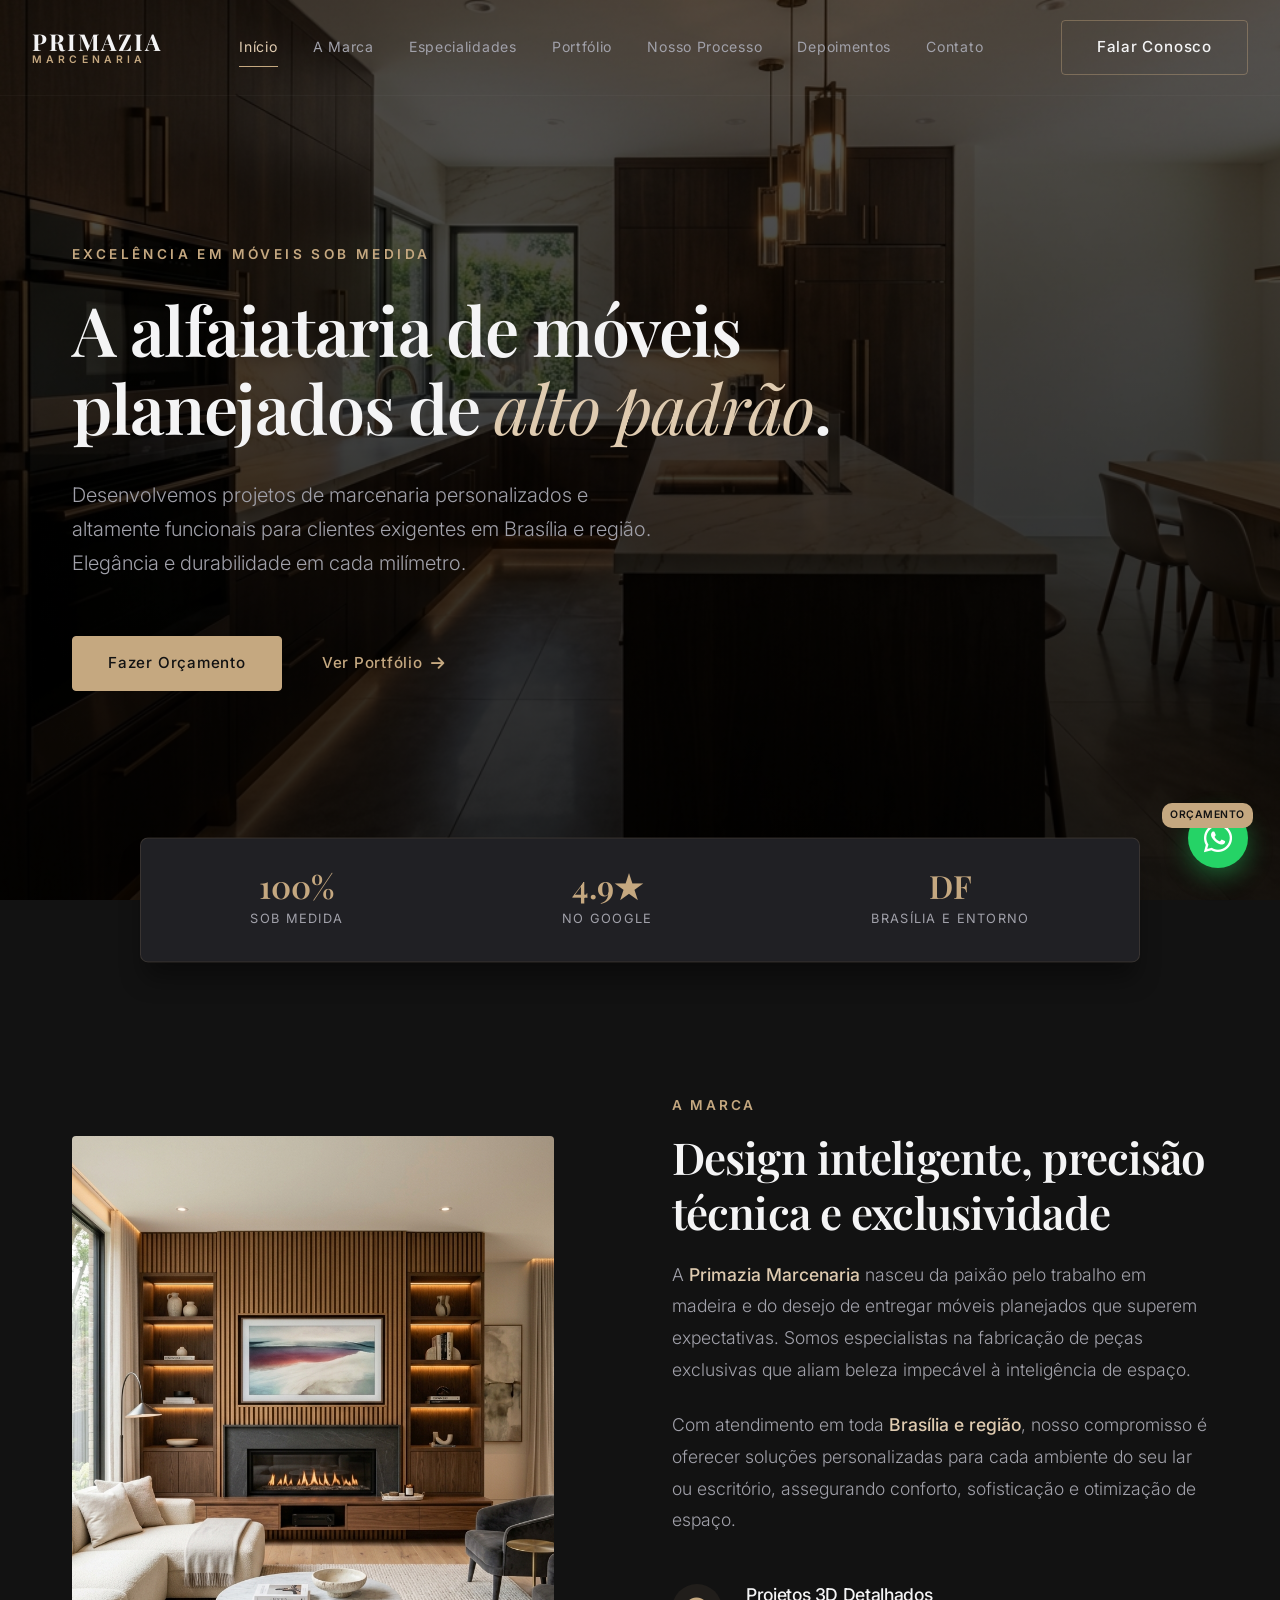
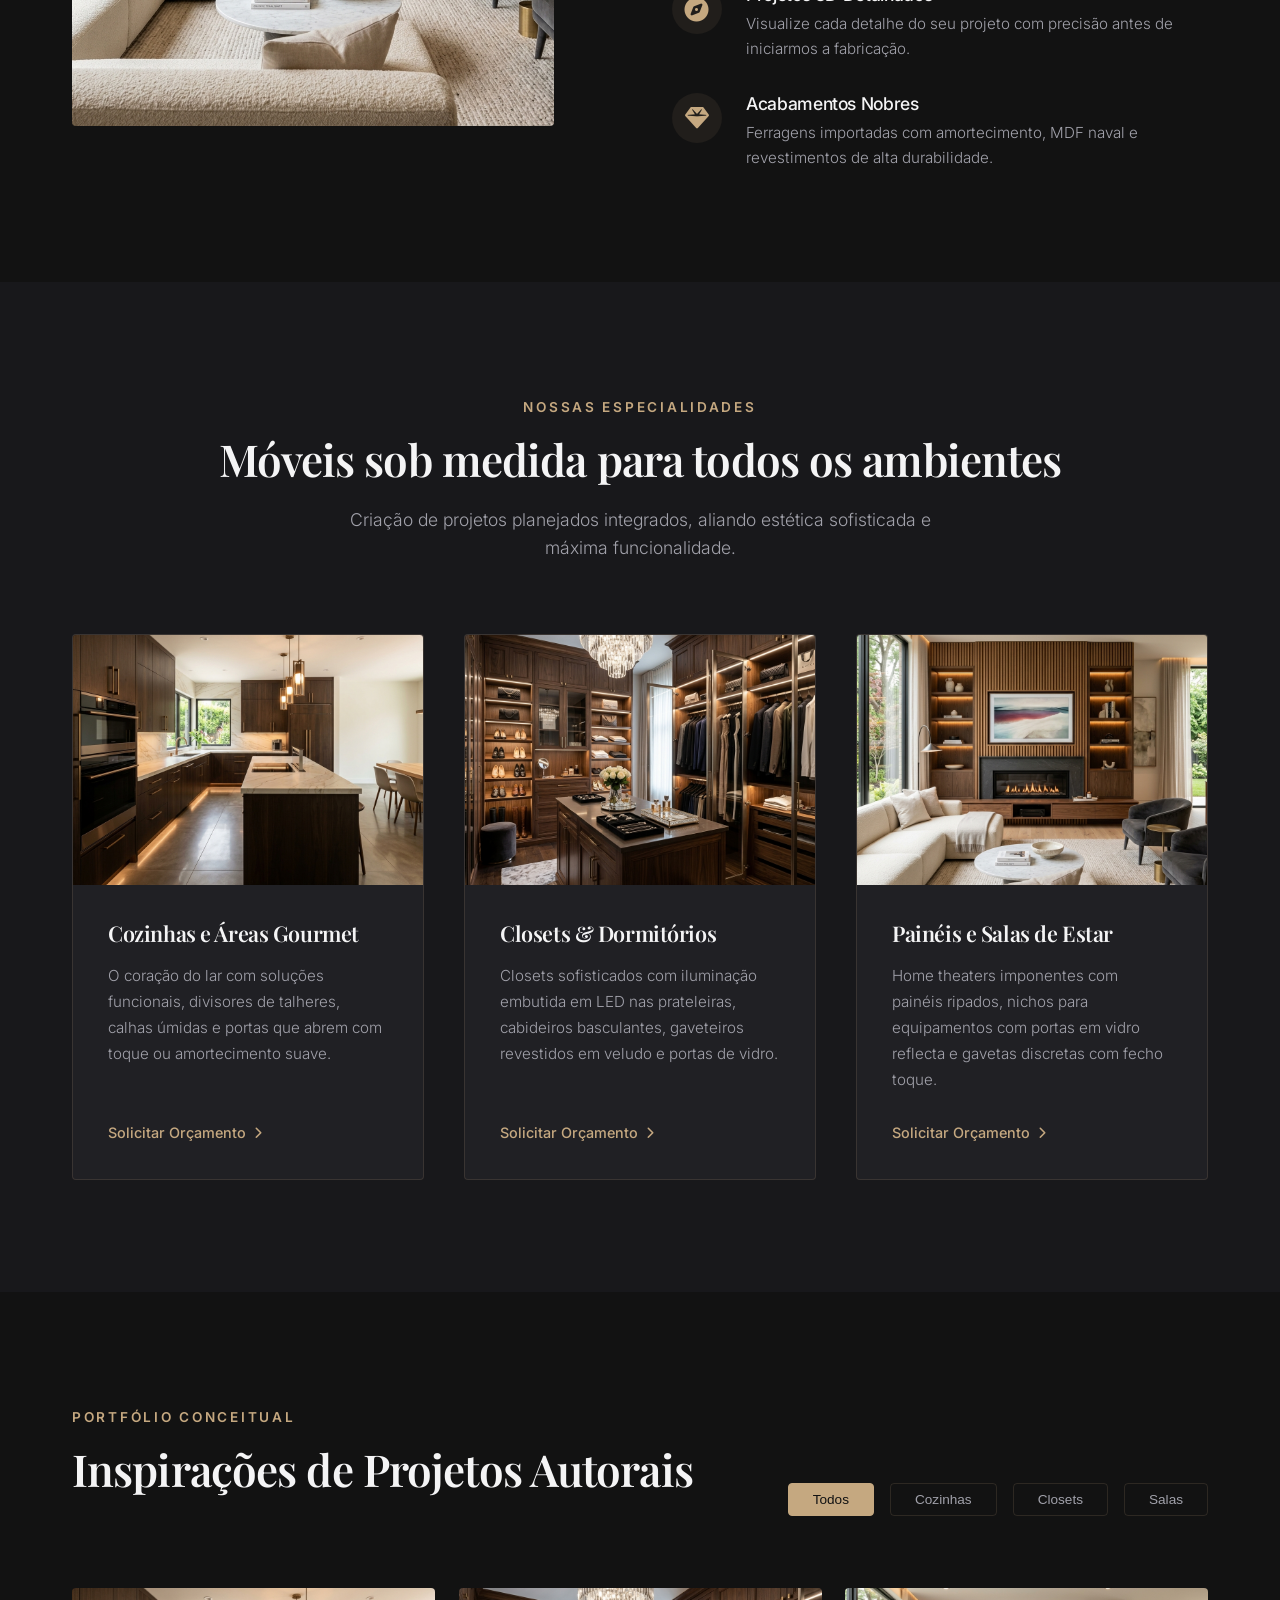
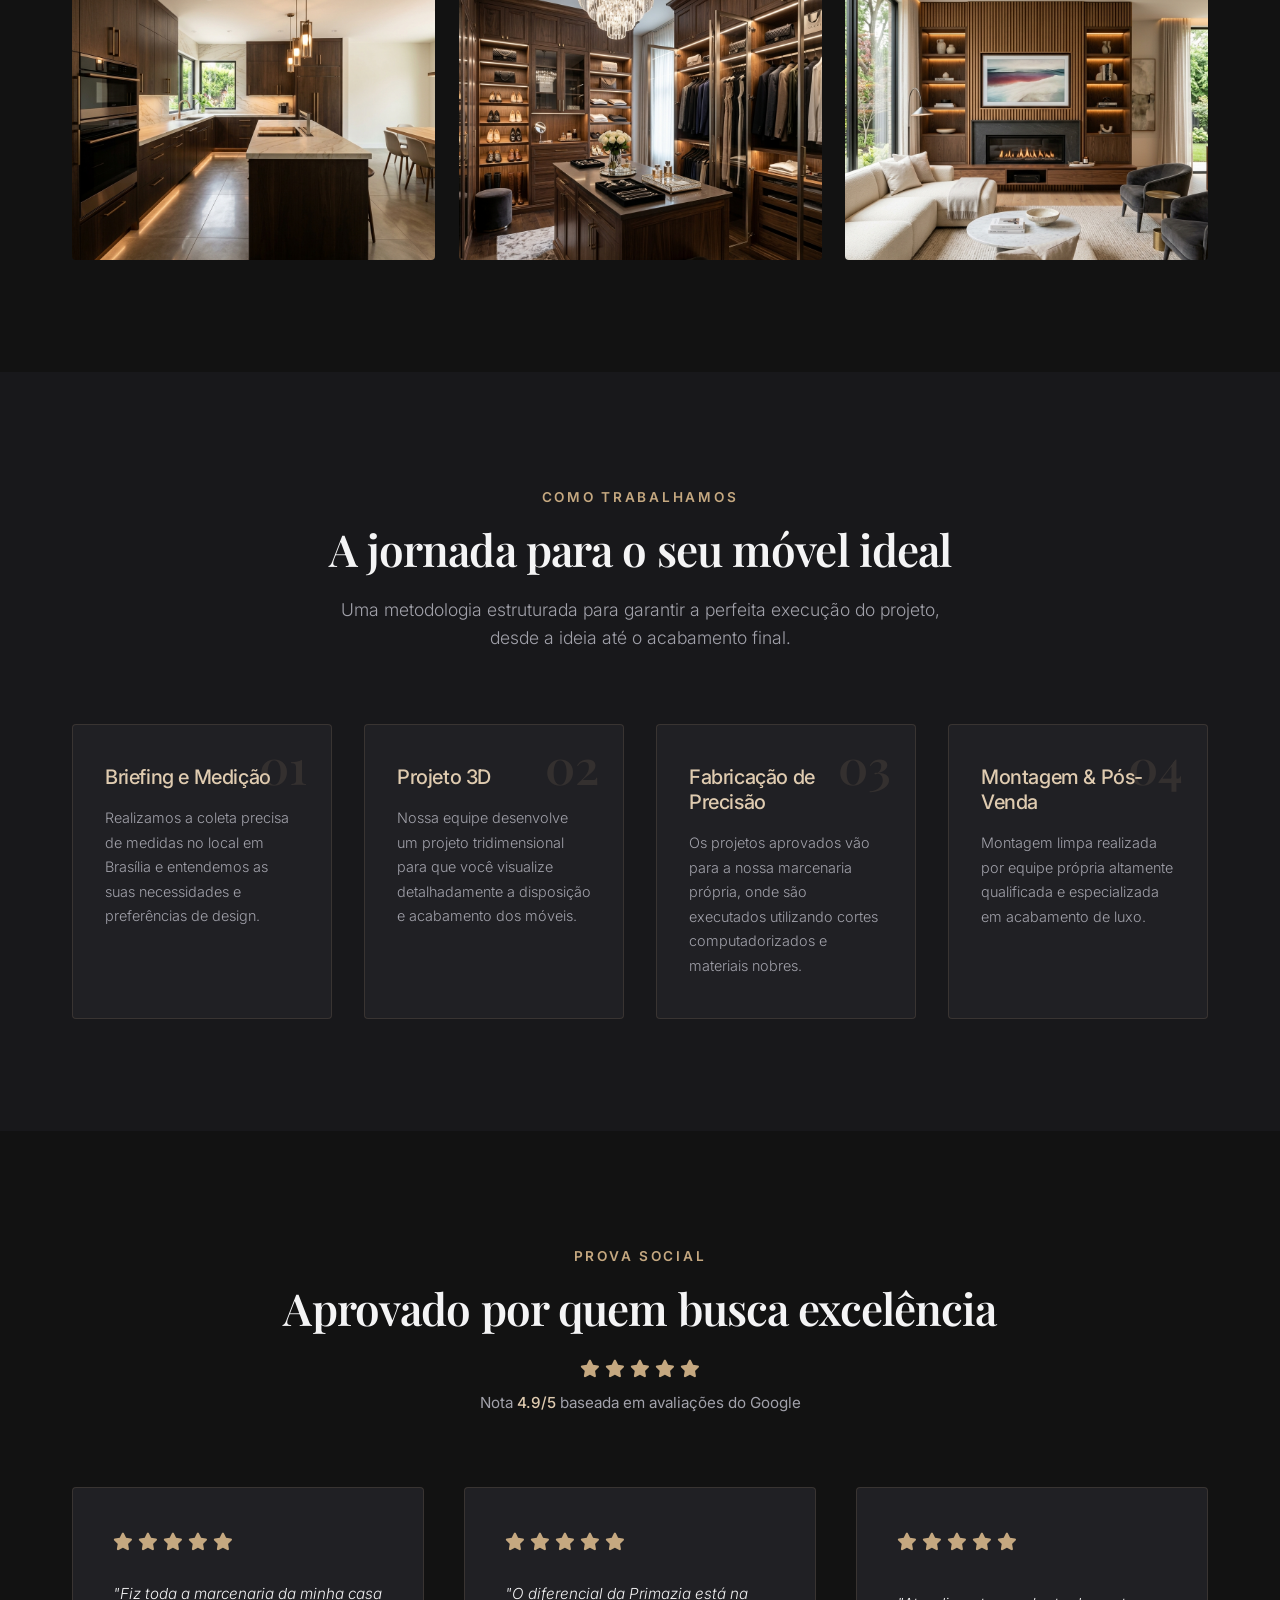
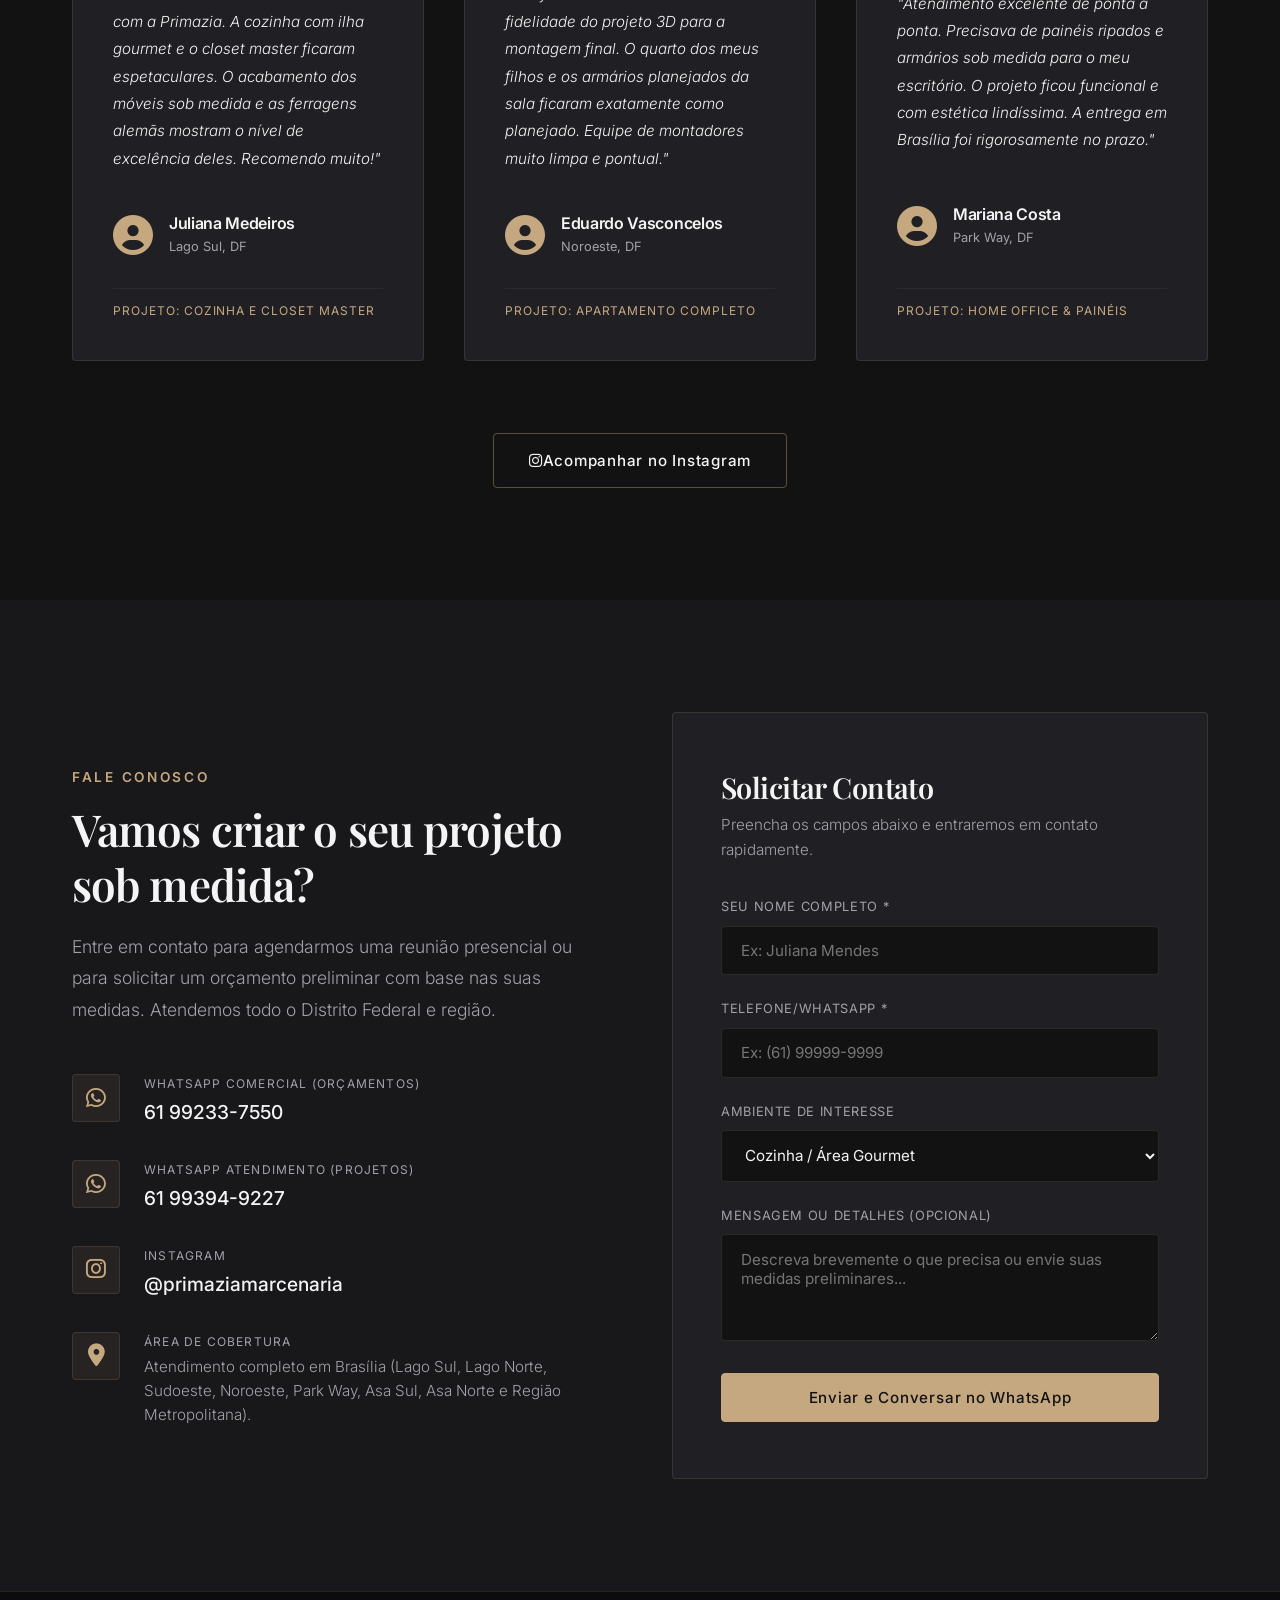
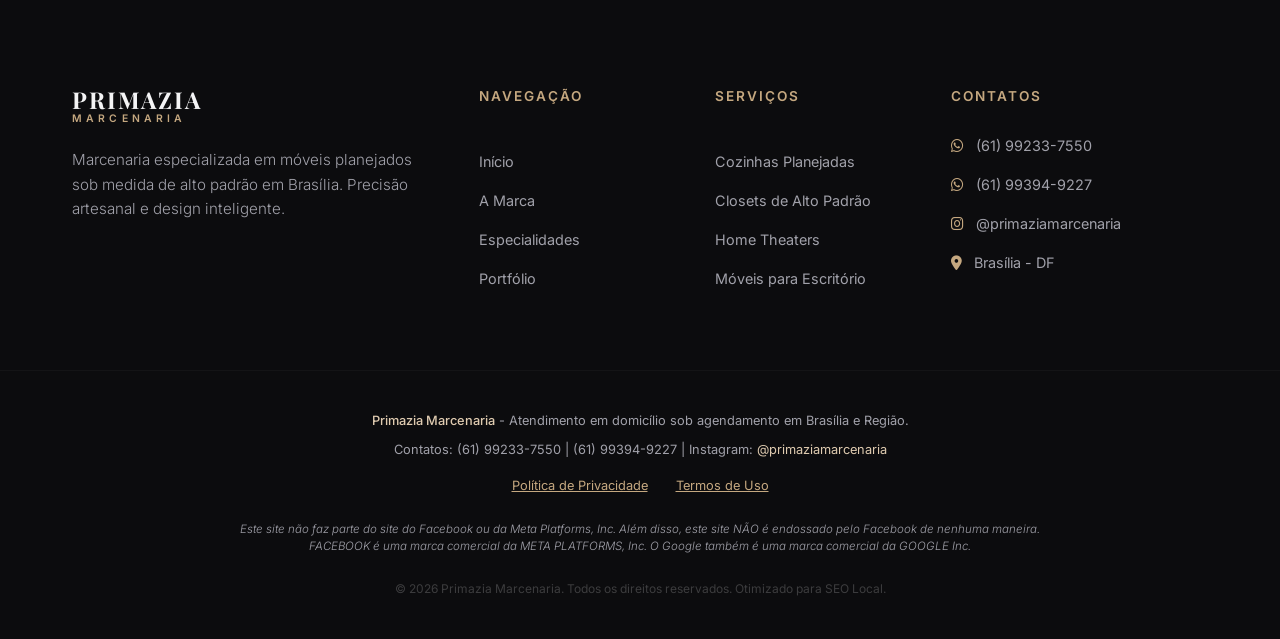
<file: index.html>
<!DOCTYPE html>
<html lang="pt-BR">
<head>
    <meta charset="UTF-8">
    <meta name="viewport" content="width=device-width, initial-scale=1.0">
    <title>Primazia Marcenaria | Móveis sob Medida de Alto Padrão em Brasília</title>
    <meta name="description" content="Primazia Marcenaria: Móveis planejados e sob medida de altíssimo padrão em Brasília e região. Cozinhas gourmet, closets de luxo e projetos personalizados de excelência.">
    <meta name="keywords" content="marcenaria de alto padrao brasilia, moveis sob medida brasilia, cozinhas planejadas df, closets de luxo brasilia, moveis planejados brasilia, marcenaria de luxo df">
    <meta name="robots" content="index, follow">
    <link rel="canonical" href="https://primaziamarcenaria.com.br">
    
    <!-- Open Graph (Facebook/Instagram/WhatsApp) -->
    <meta property="og:type" content="website">
    <meta property="og:title" content="Primazia Marcenaria | Móveis sob Medida de Alto Padrão em Brasília">
    <meta property="og:description" content="Projetos de móveis sob medida e planejados exclusivos de alto padrão para quem busca sofisticação e precisão técnica em Brasília.">
    <meta property="og:image" content="assets/hero_kitchen.png">
    <meta property="og:url" content="https://primaziamarcenaria.com.br">
    
    <!-- Google Fonts -->
    <link rel="preconnect" href="https://fonts.googleapis.com">
    <link rel="preconnect" href="https://fonts.gstatic.com" crossorigin>
    <link href="https://fonts.googleapis.com/css2?family=Inter:wght@300;400;500;600&family=Playfair+Display:ital,wght@0,400;0,600;0,700;1,400&display=swap" rel="stylesheet">
    
    <!-- FontAwesome para Ícones -->
    <link rel="stylesheet" href="https://cdnjs.cloudflare.com/ajax/libs/font-awesome/6.4.0/css/all.min.css">
    
    <!-- Estilos do Site -->
    <link rel="stylesheet" href="style.css">
    
    <!-- Favicon -->
    <link rel="icon" type="image/png" href="assets/favicon.png">
    
    <!-- Dados Estruturados Schema.org para SEO Local (Google Rich Snippets) -->
    <script type="application/ld+json">
    {
      "@context": "https://schema.org",
      "@type": "HomeAndConstructionBusiness",
      "name": "Primazia Marcenaria",
      "image": "assets/hero_kitchen.png",
      "@id": "https://primaziamarcenaria.com.br",
      "url": "https://primaziamarcenaria.com.br",
      "telephone": "+5561992337550",
      "address": {
        "@type": "PostalAddress",
        "streetAddress": "Área Metropolitana",
        "addressLocality": "Brasília",
        "addressRegion": "DF",
        "addressCountry": "BR"
      },
      "geo": {
        "@type": "GeoCoordinates",
        "latitude": "-15.7942",
        "longitude": "-47.8822"
      },
      "openingHoursSpecification": {
        "@type": "OpeningHoursSpecification",
        "dayOfWeek": [
          "Monday",
          "Tuesday",
          "Wednesday",
          "Thursday",
          "Friday",
          "Saturday"
        ],
        "opens": "08:00",
        "closes": "18:00"
      },
      "sameAs": [
        "https://www.instagram.com/primaziamarcenaria"
      ],
      "aggregateRating": {
        "@type": "AggregateRating",
        "ratingValue": "4.9",
        "reviewCount": "28"
      }
    }
    </script>
</head>
<body>

    <!-- Cabeçalho (Navegação) -->
    <header class="header">
        <div class="header-container">
            <a href="#" class="logo" id="logoLink">
                <span class="logo-main">PRIMAZIA</span>
                <span class="logo-sub">MARCENARIA</span>
            </a>
            
            <nav class="nav-menu" id="navMenu">
                <a href="#inicio" class="nav-link active">Início</a>
                <a href="#sobre" class="nav-link">A Marca</a>
                <a href="#especialidades" class="nav-link">Especialidades</a>
                <a href="#portfolio" class="nav-link">Portfólio</a>
                <a href="#processo" class="nav-link">Nosso Processo</a>
                <a href="#depoimentos" class="nav-link">Depoimentos</a>
                <a href="#contato" class="nav-link">Contato</a>
            </nav>
            
            <div class="header-actions">
                <a href="#contato" class="btn btn-outline btn-header-contact">Falar Conosco</a>
                <button class="menu-toggle" id="menuToggle" aria-label="Abrir Menu">
                    <span class="bar"></span>
                    <span class="bar"></span>
                    <span class="bar"></span>
                </button>
            </div>
        </div>
    </header>

    <!-- Menu Mobile Mobile Overlay -->
    <div class="mobile-menu-overlay" id="mobileMenuOverlay">
        <button class="menu-close" id="menuClose" aria-label="Fechar Menu">&times;</button>
        <div class="mobile-menu-links">
            <a href="#inicio" class="mobile-nav-link">Início</a>
            <a href="#sobre" class="mobile-nav-link">A Marca</a>
            <a href="#especialidades" class="mobile-nav-link">Especialidades</a>
            <a href="#portfolio" class="mobile-nav-link">Portfólio</a>
            <a href="#processo" class="mobile-nav-link">Nosso Processo</a>
            <a href="#depoimentos" class="mobile-nav-link">Depoimentos</a>
            <a href="#contato" class="mobile-nav-link">Contato</a>
            <div class="mobile-socials">
                <a href="https://www.instagram.com/primaziamarcenaria" target="_blank" aria-label="Instagram"><i class="fab fa-instagram"></i></a>
                <a href="https://wa.me/5561992337550" target="_blank" aria-label="WhatsApp Vendas"><i class="fab fa-whatsapp"></i></a>
                <a href="https://wa.me/5561993949227" target="_blank" aria-label="WhatsApp Projetos"><i class="fab fa-whatsapp"></i></a>
            </div>
        </div>
    </div>

    <!-- Principal -->
    <main>
        
        <!-- Hero Section -->
        <section id="inicio" class="hero-section" style="background-image: linear-gradient(rgba(0, 0, 0, 0.65), rgba(0, 0, 0, 0.85)), url('assets/hero_kitchen.png');">
            <div class="hero-content container">
                <span class="hero-subtitle">EXCELÊNCIA EM MÓVEIS SOB MEDIDA</span>
                <h1 class="hero-title">A alfaiataria de móveis planejados de <span>alto padrão</span>.</h1>
                <p class="hero-description">Desenvolvemos projetos de marcenaria personalizados e altamente funcionais para clientes exigentes em Brasília e região. Elegância e durabilidade em cada milímetro.</p>
                <div class="hero-ctas">
                    <a href="#contato" class="btn btn-primary">Fazer Orçamento</a>
                    <a href="#portfolio" class="btn btn-text">Ver Portfólio <i class="fas fa-arrow-right"></i></a>
                </div>
            </div>
            <div class="hero-badge">
                <div class="badge-item">
                    <span class="badge-number">100%</span>
                    <span class="badge-text">Sob Medida</span>
                </div>
                <div class="badge-item">
                    <span class="badge-number">4.9★</span>
                    <span class="badge-text">no Google</span>
                </div>
                <div class="badge-item">
                    <span class="badge-number">DF</span>
                    <span class="badge-text">Brasília e Entorno</span>
                </div>
            </div>
        </section>

        <!-- Sobre Nós (A Marca) -->
        <section id="sobre" class="section-padding about-section">
            <div class="container grid-2">
                <div class="about-visual">
                    <div class="visual-wrapper">
                        <img src="assets/sala_ripado.png" alt="Painel ripado sob medida de marcenaria de luxo em Brasília" class="about-img">
                        <div class="visual-decor"></div>
                    </div>
                </div>
                <div class="about-text">
                    <span class="section-label">A MARCA</span>
                    <h2 class="section-title">Design inteligente, precisão técnica e exclusividade</h2>
                    <p class="paragraph">A <strong>Primazia Marcenaria</strong> nasceu da paixão pelo trabalho em madeira e do desejo de entregar móveis planejados que superem expectativas. Somos especialistas na fabricação de peças exclusivas que aliam beleza impecável à inteligência de espaço.</p>
                    <p class="paragraph">Com atendimento em toda <strong>Brasília e região</strong>, nosso compromisso é oferecer soluções personalizadas para cada ambiente do seu lar ou escritório, assegurando conforto, sofisticação e otimização de espaço.</p>
                    
                    <div class="about-features">
                        <div class="feature-item">
                            <div class="feature-icon"><i class="fas fa-compass"></i></div>
                            <div class="feature-info">
                                <h3>Projetos 3D Detalhados</h3>
                                <p>Visualize cada detalhe do seu projeto com precisão antes de iniciarmos a fabricação.</p>
                            </div>
                        </div>
                        <div class="feature-item">
                            <div class="feature-icon"><i class="fas fa-gem"></i></div>
                            <div class="feature-info">
                                <h3>Acabamentos Nobres</h3>
                                <p>Ferragens importadas com amortecimento, MDF naval e revestimentos de alta durabilidade.</p>
                            </div>
                        </div>
                    </div>
                </div>
            </div>
        </section>

        <!-- Especialidades (Serviços) -->
        <section id="especialidades" class="section-padding specialties-section bg-alt">
            <div class="container">
                <div class="section-header text-center">
                    <span class="section-label">NOSSAS ESPECIALIDADES</span>
                    <h2 class="section-title">Móveis sob medida para todos os ambientes</h2>
                    <p class="section-desc">Criação de projetos planejados integrados, aliando estética sofisticada e máxima funcionalidade.</p>
                </div>
                
                <div class="grid-3">
                    <!-- Especialidade 1 -->
                    <div class="specialty-card">
                        <div class="card-image">
                            <img src="assets/hero_kitchen.png" alt="Cozinhas planejadas de luxo em Brasília">
                        </div>
                        <div class="card-content">
                            <h3>Cozinhas e Áreas Gourmet</h3>
                            <p>O coração do lar com soluções funcionais, divisores de talheres, calhas úmidas e portas que abrem com toque ou amortecimento suave.</p>
                            <a href="#contato" class="card-link">Solicitar Orçamento <i class="fas fa-chevron-right"></i></a>
                        </div>
                    </div>
                    
                    <!-- Especialidade 2 -->
                    <div class="specialty-card">
                        <div class="card-image">
                            <img src="assets/closet_luxo.png" alt="Closet planejado sob medida Brasília">
                        </div>
                        <div class="card-content">
                            <h3>Closets & Dormitórios</h3>
                            <p>Closets sofisticados com iluminação embutida em LED nas prateleiras, cabideiros basculantes, gaveteiros revestidos em veludo e portas de vidro.</p>
                            <a href="#contato" class="card-link">Solicitar Orçamento <i class="fas fa-chevron-right"></i></a>
                        </div>
                    </div>
                    
                    <!-- Especialidade 3 -->
                    <div class="specialty-card">
                        <div class="card-image">
                            <img src="assets/sala_ripado.png" alt="Painéis ripados e home theater em Brasília">
                        </div>
                        <div class="card-content">
                            <h3>Painéis e Salas de Estar</h3>
                            <p>Home theaters imponentes com painéis ripados, nichos para equipamentos com portas em vidro reflecta e gavetas discretas com fecho toque.</p>
                            <a href="#contato" class="card-link">Solicitar Orçamento <i class="fas fa-chevron-right"></i></a>
                        </div>
                    </div>
                </div>
            </div>
        </section>

        <!-- Portfólio (Galeria de Projetos) -->
        <section id="portfolio" class="section-padding portfolio-section">
            <div class="container">
                <div class="section-header text-between">
                    <div>
                        <span class="section-label">PORTFÓLIO CONCEITUAL</span>
                        <h2 class="section-title">Inspirações de Projetos Autorais</h2>
                    </div>
                    <div class="portfolio-filter">
                        <button class="filter-btn active" data-filter="all">Todos</button>
                        <button class="filter-btn" data-filter="cozinha">Cozinhas</button>
                        <button class="filter-btn" data-filter="closet">Closets</button>
                        <button class="filter-btn" data-filter="sala">Salas</button>
                    </div>
                </div>
                
                <div class="portfolio-grid" id="portfolioGrid">
                    <!-- Cozinha -->
                    <div class="portfolio-item show" data-category="cozinha">
                        <img src="assets/hero_kitchen.png" alt="Cozinha de luxo planejada sob medida">
                        <div class="portfolio-hover">
                            <h4>Cozinha Americana Integrada</h4>
                            <p>Acabamento amadeirado escuro e iluminação indireta.</p>
                            <span class="zoom-icon"><i class="fas fa-search-plus"></i></span>
                        </div>
                    </div>
                    
                    <!-- Closet -->
                    <div class="portfolio-item show" data-category="closet">
                        <img src="assets/closet_luxo.png" alt="Closet sofisticado sob medida">
                        <div class="portfolio-hover">
                            <h4>Closet Integrado com LED</h4>
                            <p>Divisórias inteligentes e portas de vidro reflecta bronze.</p>
                            <span class="zoom-icon"><i class="fas fa-search-plus"></i></span>
                        </div>
                    </div>
                    
                    <!-- Sala -->
                    <div class="portfolio-item show" data-category="sala">
                        <img src="assets/sala_ripado.png" alt="Painel ripado de sala residencial em Brasília">
                        <div class="portfolio-hover">
                            <h4>Home Theater & Painel Ripado</h4>
                            <p>Design moderno para salas integradas e amplas.</p>
                            <span class="zoom-icon"><i class="fas fa-search-plus"></i></span>
                        </div>
                    </div>
                </div>
            </div>
        </section>

        <!-- Nosso Processo de Excelência -->
        <section id="processo" class="section-padding process-section bg-alt">
            <div class="container">
                <div class="section-header text-center">
                    <span class="section-label">COMO TRABALHAMOS</span>
                    <h2 class="section-title">A jornada para o seu móvel ideal</h2>
                    <p class="section-desc">Uma metodologia estruturada para garantir a perfeita execução do projeto, desde a ideia até o acabamento final.</p>
                </div>
                
                <div class="process-steps">
                    <!-- Passo 1 -->
                    <div class="step-card">
                        <div class="step-number">01</div>
                        <h3>Briefing e Medição</h3>
                        <p>Realizamos a coleta precisa de medidas no local em Brasília e entendemos as suas necessidades e preferências de design.</p>
                    </div>
                    
                    <!-- Passo 2 -->
                    <div class="step-card">
                        <div class="step-number">02</div>
                        <h3>Projeto 3D</h3>
                        <p>Nossa equipe desenvolve um projeto tridimensional para que você visualize detalhadamente a disposição e acabamento dos móveis.</p>
                    </div>
                    
                    <!-- Passo 3 -->
                    <div class="step-card">
                        <div class="step-number">03</div>
                        <h3>Fabricação de Precisão</h3>
                        <p>Os projetos aprovados vão para a nossa marcenaria própria, onde são executados utilizando cortes computadorizados e materiais nobres.</p>
                    </div>
                    
                    <!-- Passo 4 -->
                    <div class="step-card">
                        <div class="step-number">04</div>
                        <h3>Montagem & Pós-Venda</h3>
                        <p>Montagem limpa realizada por equipe própria altamente qualificada e especializada em acabamento de luxo.</p>
                    </div>
                </div>
            </div>
        </section>

        <!-- Depoimentos (Prova Social - SEO Otimizado) -->
        <section id="depoimentos" class="section-padding testimonials-section">
            <div class="container">
                <div class="section-header text-center">
                    <span class="section-label">PROVA SOCIAL</span>
                    <h2 class="section-title">Aprovado por quem busca excelência</h2>
                    <div class="google-rating">
                        <div class="rating-stars">
                            <i class="fas fa-star"></i>
                            <i class="fas fa-star"></i>
                            <i class="fas fa-star"></i>
                            <i class="fas fa-star"></i>
                            <i class="fas fa-star"></i>
                        </div>
                        <span>Nota <strong>4.9/5</strong> baseada em avaliações do Google</span>
                    </div>
                </div>
                
                <div class="grid-3">
                    <!-- Depoimento 1 -->
                    <div class="testimonial-card">
                        <div class="rating-stars card-stars">
                            <i class="fas fa-star"></i>
                            <i class="fas fa-star"></i>
                            <i class="fas fa-star"></i>
                            <i class="fas fa-star"></i>
                            <i class="fas fa-star"></i>
                        </div>
                        <p class="testimonial-text">"Fiz toda a marcenaria da minha casa com a Primazia. A cozinha com ilha gourmet e o closet master ficaram espetaculares. O acabamento dos móveis sob medida e as ferragens alemãs mostram o nível de excelência deles. Recomendo muito!"</p>
                        <div class="testimonial-author">
                            <div class="author-avatar"><i class="fas fa-user-circle"></i></div>
                            <div class="author-info">
                                <h4>Juliana Medeiros</h4>
                                <span>Lago Sul, DF</span>
                            </div>
                        </div>
                        <div class="testimonial-project">Projeto: Cozinha e Closet Master</div>
                    </div>
                    
                    <!-- Depoimento 2 -->
                    <div class="testimonial-card">
                        <div class="rating-stars card-stars">
                            <i class="fas fa-star"></i>
                            <i class="fas fa-star"></i>
                            <i class="fas fa-star"></i>
                            <i class="fas fa-star"></i>
                            <i class="fas fa-star"></i>
                        </div>
                        <p class="testimonial-text">"O diferencial da Primazia está na fidelidade do projeto 3D para a montagem final. O quarto dos meus filhos e os armários planejados da sala ficaram exatamente como planejado. Equipe de montadores muito limpa e pontual."</p>
                        <div class="testimonial-author">
                            <div class="author-avatar"><i class="fas fa-user-circle"></i></div>
                            <div class="author-info">
                                <h4>Eduardo Vasconcelos</h4>
                                <span>Noroeste, DF</span>
                            </div>
                        </div>
                        <div class="testimonial-project">Projeto: Apartamento Completo</div>
                    </div>
                    
                    <!-- Depoimento 3 -->
                    <div class="testimonial-card">
                        <div class="rating-stars card-stars">
                            <i class="fas fa-star"></i>
                            <i class="fas fa-star"></i>
                            <i class="fas fa-star"></i>
                            <i class="fas fa-star"></i>
                            <i class="fas fa-star"></i>
                        </div>
                        <p class="testimonial-text">"Atendimento excelente de ponta a ponta. Precisava de painéis ripados e armários sob medida para o meu escritório. O projeto ficou funcional e com estética lindíssima. A entrega em Brasília foi rigorosamente no prazo."</p>
                        <div class="testimonial-author">
                            <div class="author-avatar"><i class="fas fa-user-circle"></i></div>
                            <div class="author-info">
                                <h4>Mariana Costa</h4>
                                <span>Park Way, DF</span>
                            </div>
                        </div>
                        <div class="testimonial-project">Projeto: Home Office & Painéis</div>
                    </div>
                </div>
                
                <div class="text-center testimonial-more">
                    <a href="https://www.instagram.com/primaziamarcenaria" target="_blank" class="btn btn-outline"><i class="fab fa-instagram"></i> Acompanhar no Instagram</a>
                </div>
            </div>
        </section>

        <!-- Seção de Contato -->
        <section id="contato" class="section-padding contact-section bg-alt">
            <div class="container grid-2">
                <div class="contact-info-panel">
                    <span class="section-label">FALE CONOSCO</span>
                    <h2 class="section-title">Vamos criar o seu projeto sob medida?</h2>
                    <p class="paragraph">Entre em contato para agendarmos uma reunião presencial ou para solicitar um orçamento preliminar com base nas suas medidas. Atendemos todo o Distrito Federal e região.</p>
                    
                    <div class="contact-details">
                        <div class="contact-detail-item">
                            <div class="detail-icon"><i class="fab fa-whatsapp"></i></div>
                            <div class="detail-text">
                                <span>WhatsApp Comercial (Orçamentos)</span>
                                <a href="https://wa.me/5561992337550?text=Ol%C3%A1%2C%20gostaria%20de%20solicitar%20um%20or%C3%A7amento%20de%20m%C3%B3veis%20sob%20medida." target="_blank">61 99233-7550</a>
                            </div>
                        </div>
                        
                        <div class="contact-detail-item">
                            <div class="detail-icon"><i class="fab fa-whatsapp"></i></div>
                            <div class="detail-text">
                                <span>WhatsApp Atendimento (Projetos)</span>
                                <a href="https://wa.me/5561993949227?text=Ol%C3%A1%2C%20gostaria%20de%20conversar%20sobre%20um%20projeto." target="_blank">61 99394-9227</a>
                            </div>
                        </div>
                        
                        <div class="contact-detail-item">
                            <div class="detail-icon"><i class="fab fa-instagram"></i></div>
                            <div class="detail-text">
                                <span>Instagram</span>
                                <a href="https://www.instagram.com/primaziamarcenaria" target="_blank">@primaziamarcenaria</a>
                            </div>
                        </div>
                        
                        <div class="contact-detail-item">
                            <div class="detail-icon"><i class="fas fa-map-marker-alt"></i></div>
                            <div class="detail-text">
                                <span>Área de Cobertura</span>
                                <p>Atendimento completo em Brasília (Lago Sul, Lago Norte, Sudoeste, Noroeste, Park Way, Asa Sul, Asa Norte e Região Metropolitana).</p>
                            </div>
                        </div>
                    </div>
                </div>
                
                <div class="contact-form-panel">
                    <h3>Solicitar Contato</h3>
                    <p>Preencha os campos abaixo e entraremos em contato rapidamente.</p>
                    <form id="contactForm">
                        <div class="form-group">
                            <label for="name">Seu Nome Completo *</label>
                            <input type="text" id="name" name="name" required placeholder="Ex: Juliana Mendes">
                        </div>
                        <div class="form-group">
                            <label for="phone">Telefone/WhatsApp *</label>
                            <input type="tel" id="phone" name="phone" required placeholder="Ex: (61) 99999-9999">
                        </div>
                        <div class="form-group">
                            <label for="ambient">Ambiente de Interesse</label>
                            <select id="ambient" name="ambient">
                                <option value="cozinha">Cozinha / Área Gourmet</option>
                                <option value="closet">Closet / Dormitório</option>
                                <option value="sala">Sala de Estar / Painel</option>
                                <option value="residencia_completa">Residência Completa</option>
                                <option value="outro">Outro Ambiente</option>
                            </select>
                        </div>
                        <div class="form-group">
                            <label for="message">Mensagem ou Detalhes (Opcional)</label>
                            <textarea id="message" name="message" rows="4" placeholder="Descreva brevemente o que precisa ou envie suas medidas preliminares..."></textarea>
                        </div>
                        <button type="submit" class="btn btn-primary btn-block">Enviar e Conversar no WhatsApp</button>
                    </form>
                </div>
            </div>
        </section>

    </main>

    <!-- Rodapé -->
    <footer class="footer">
        <div class="container footer-grid">
            <div class="footer-brand">
                <a href="#" class="logo">
                    <span class="logo-main">PRIMAZIA</span>
                    <span class="logo-sub">MARCENARIA</span>
                </a>
                <p>Marcenaria especializada em móveis planejados sob medida de alto padrão em Brasília. Precisão artesanal e design inteligente.</p>
            </div>
            
            <div class="footer-links">
                <h4>Navegação</h4>
                <a href="#inicio">Início</a>
                <a href="#sobre">A Marca</a>
                <a href="#especialidades">Especialidades</a>
                <a href="#portfolio">Portfólio</a>
            </div>
            
            <div class="footer-links">
                <h4>Serviços</h4>
                <a href="#especialidades">Cozinhas Planejadas</a>
                <a href="#especialidades">Closets de Alto Padrão</a>
                <a href="#especialidades">Home Theaters</a>
                <a href="#especialidades">Móveis para Escritório</a>
            </div>
            
            <div class="footer-contact">
                <h4>Contatos</h4>
                <p><i class="fab fa-whatsapp"></i> (61) 99233-7550</p>
                <p><i class="fab fa-whatsapp"></i> (61) 99394-9227</p>
                <p><i class="fab fa-instagram"></i> @primaziamarcenaria</p>
                <p><i class="fas fa-map-marker-alt"></i> Brasília - DF</p>
            </div>
        </div>
        
        <div class="footer-bottom text-center">
            <p style="margin-bottom: 0.5rem;"><strong>Primazia Marcenaria</strong> - Atendimento em domicílio sob agendamento em Brasília e Região.</p>
            <p style="margin-bottom: 1rem;">Contatos: (61) 99233-7550 | (61) 99394-9227 | Instagram: <a href="https://www.instagram.com/primaziamarcenaria" target="_blank" style="color: var(--primary-light);">@primaziamarcenaria</a></p>
            <p style="margin-bottom: 1.5rem;">
                <a href="politica-privacidade.html" style="color: var(--primary); text-decoration: underline; margin-right: 1.5rem;">Política de Privacidade</a>
                <a href="termos-uso.html" style="color: var(--primary); text-decoration: underline;">Termos de Uso</a>
            </p>
            <p style="font-size: 0.72rem; color: var(--text-muted); max-width: 850px; margin: 1.5rem auto 0 auto; line-height: 1.5; font-style: italic; font-weight: 300;">
                Este site não faz parte do site do Facebook ou da Meta Platforms, Inc. Além disso, este site NÃO é endossado pelo Facebook de nenhuma maneira. FACEBOOK é uma marca comercial da META PLATFORMS, Inc. O Google também é uma marca comercial da GOOGLE Inc.
            </p>
            <p style="font-size: 0.75rem; margin-top: 1.5rem; color: rgba(255, 255, 255, 0.2);">&copy; 2026 Primazia Marcenaria. Todos os direitos reservados. Otimizado para SEO Local.</p>
        </div>
    </footer>

    <!-- Botão Flutuante do WhatsApp Duplo -->
    <div class="whatsapp-floating-trigger" id="waTrigger" aria-label="Fale conosco no WhatsApp">
        <i class="fab fa-whatsapp"></i>
        <span class="badge">Orçamento</span>
    </div>
    
    <div class="whatsapp-floating-menu" id="waMenu">
        <div class="wa-menu-header">
            <h4>Conversar no WhatsApp</h4>
            <p>Escolha um dos nossos canais de atendimento:</p>
        </div>
        <div class="wa-menu-body">
            <a href="https://wa.me/5561992337550?text=Ol%C3%A1%2C%20gostaria%20de%20fazer%20um%20or%C3%A7amento%20de%20m%C3%B3veis%20sob%20medida." target="_blank" class="wa-menu-item">
                <div class="wa-item-icon"><i class="fab fa-whatsapp"></i></div>
                <div class="wa-item-info">
                    <strong>WhatsApp Vendas (61 99233-7550)</strong>
                    <span>Falar com o setor de Orçamentos e Preços</span>
                </div>
            </a>
            
            <a href="https://wa.me/5561993949227?text=Ol%C3%A1%2C%20gostaria%20de%20conversar%20sobre%20meu%20projeto." target="_blank" class="wa-menu-item">
                <div class="wa-item-icon"><i class="fab fa-whatsapp"></i></div>
                <div class="wa-item-info">
                    <strong>WhatsApp Projetos (61 99394-9227)</strong>
                    <span>Falar com o setor de Criação e Design 3D</span>
                </div>
            </a>
        </div>
        <div class="wa-menu-footer">
            <span>Atendimento para Brasília e Entorno</span>
        </div>
    </div>

    <!-- Lightbox da Galeria de Portfólio -->
    <div class="lightbox" id="lightbox">
        <span class="lightbox-close" id="lightboxClose">&times;</span>
        <img class="lightbox-content" id="lightboxImg" alt="Imagem ampliada do portfólio">
        <div class="lightbox-caption" id="lightboxCaption"></div>
    </div>

    <!-- Script Geral -->
    <script src="app.js"></script>
</body>
</html>
</file>
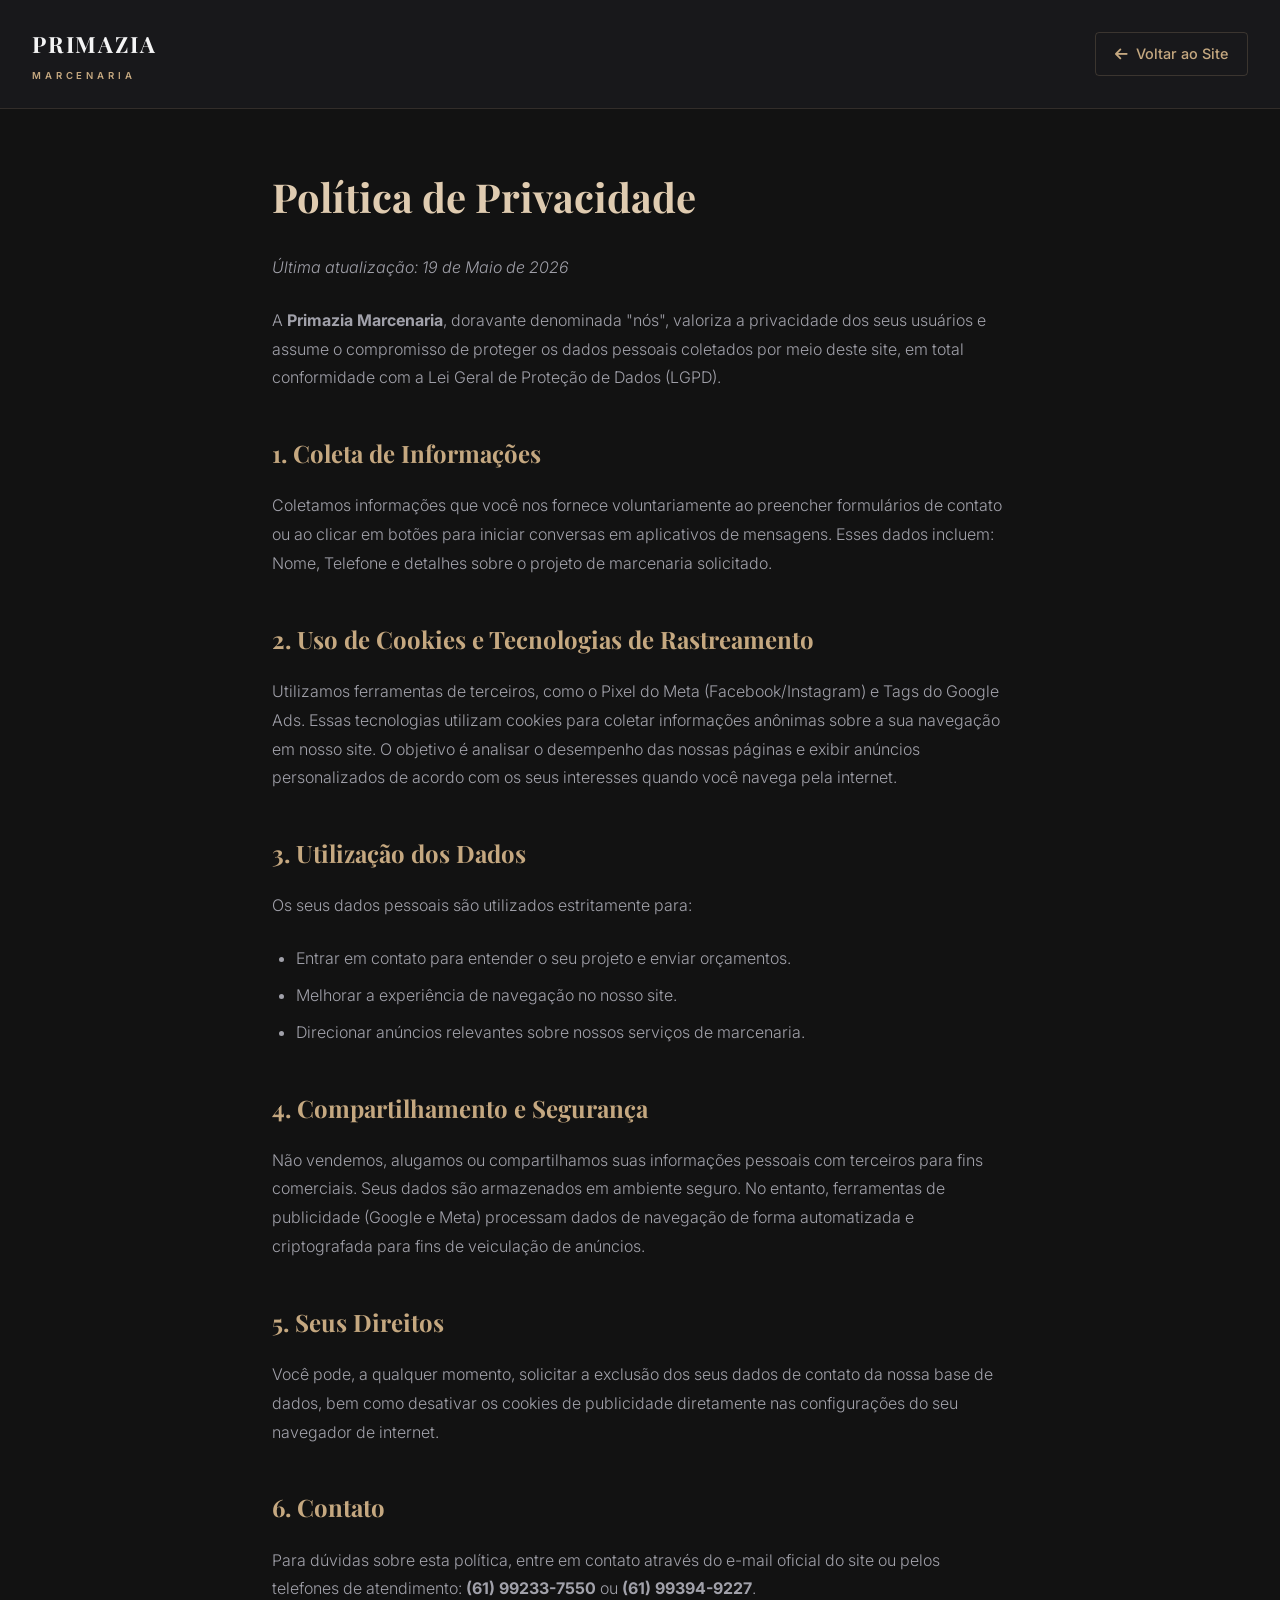
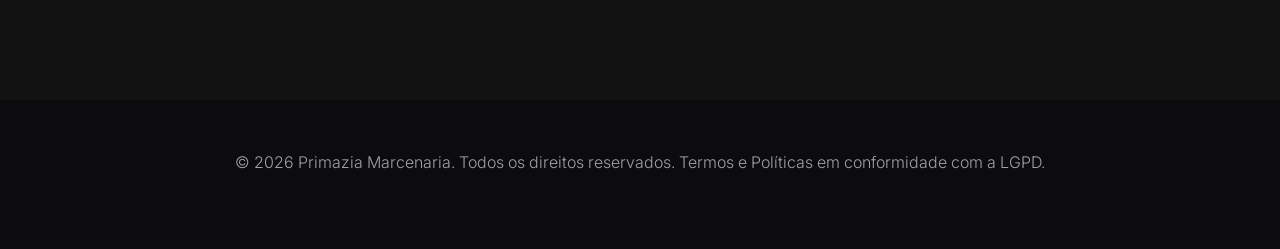
<file: politica-privacidade.html>
<!DOCTYPE html>
<html lang="pt-BR">
<head>
    <meta charset="UTF-8">
    <meta name="viewport" content="width=device-width, initial-scale=1.0">
    <title>Política de Privacidade | Primazia Marcenaria</title>
    <meta name="robots" content="noindex, follow">
    
    <!-- Favicon -->
    <link rel="icon" type="image/png" href="assets/favicon.png">
    
    <!-- Google Fonts -->
    <link rel="preconnect" href="https://fonts.googleapis.com">
    <link rel="preconnect" href="https://fonts.gstatic.com" crossorigin>
    <link href="https://fonts.googleapis.com/css2?family=Inter:wght@300;400;500;600&family=Playfair+Display:ital,wght@0,400;0,600;0,700;1,400&display=swap" rel="stylesheet">
    
    <!-- FontAwesome -->
    <link rel="stylesheet" href="https://cdnjs.cloudflare.com/ajax/libs/font-awesome/6.4.0/css/all.min.css">
    
    <!-- Estilos de página interna simplificada -->
    <style>
        :root {
            --bg-dark: #121212;
            --bg-card: #18181b;
            --primary: #c5a880;
            --primary-light: #dfcbb0;
            --text-main: #f4f4f5;
            --text-muted: #a1a1aa;
            --font-serif: 'Playfair Display', Georgia, serif;
            --font-sans: 'Inter', system-ui, sans-serif;
        }

        * {
            box-sizing: border-box;
            margin: 0;
            padding: 0;
        }

        body {
            background-color: var(--bg-dark);
            color: var(--text-main);
            font-family: var(--font-sans);
            line-height: 1.8;
            font-weight: 300;
        }

        .header-simple {
            border-bottom: 1px solid rgba(197, 168, 128, 0.15);
            padding: 1.5rem 2rem;
            display: flex;
            justify-content: space-between;
            align-items: center;
            background-color: var(--bg-card);
        }

        .logo {
            display: flex;
            flex-direction: column;
            text-decoration: none;
        }

        .logo-main {
            font-family: var(--font-serif);
            font-size: 1.4rem;
            font-weight: 700;
            letter-spacing: 0.08em;
            color: var(--text-main);
        }

        .logo-sub {
            font-size: 0.6rem;
            font-weight: 600;
            letter-spacing: 0.4em;
            color: var(--primary);
            margin-top: 0.15rem;
        }

        .btn-back {
            display: inline-flex;
            align-items: center;
            gap: 0.5rem;
            color: var(--primary);
            text-decoration: none;
            font-weight: 500;
            font-size: 0.9rem;
            transition: all 0.3s ease;
            border: 1px solid rgba(197, 168, 128, 0.2);
            padding: 0.5rem 1.2rem;
            border-radius: 4px;
        }

        .btn-back:hover {
            background-color: var(--primary);
            color: #121212;
            border-color: var(--primary);
        }

        .content-container {
            max-width: 800px;
            margin: 4rem auto;
            padding: 0 2rem;
        }

        h1 {
            font-family: var(--font-serif);
            font-size: 2.5rem;
            color: var(--primary-light);
            margin-bottom: 2rem;
            line-height: 1.2;
        }

        h2 {
            font-family: var(--font-serif);
            font-size: 1.5rem;
            color: var(--primary);
            margin-top: 2.5rem;
            margin-bottom: 1rem;
        }

        p {
            color: var(--text-muted);
            margin-bottom: 1.5rem;
            font-size: 1rem;
        }

        ul {
            margin-left: 1.5rem;
            margin-bottom: 1.5rem;
            color: var(--text-muted);
        }

        li {
            margin-bottom: 0.5rem;
        }

        .footer-simple {
            border-top: 1px solid rgba(255, 255, 255, 0.03);
            padding: 3rem 0;
            text-align: center;
            font-size: 0.8rem;
            color: rgba(255, 255, 255, 0.2);
            background-color: #0c0c0e;
            margin-top: 6rem;
        }
    </style>
</head>
<body>

    <!-- Header -->
    <header class="header-simple">
        <a href="index.html" class="logo">
            <span class="logo-main">PRIMAZIA</span>
            <span class="logo-sub">MARCENARIA</span>
        </a>
        <a href="index.html" class="btn-back"><i class="fas fa-arrow-left"></i> Voltar ao Site</a>
    </header>

    <!-- Content -->
    <main class="content-container">
        <h1>Política de Privacidade</h1>
        <p><em>Última atualização: 19 de Maio de 2026</em></p>
        
        <p>A <strong>Primazia Marcenaria</strong>, doravante denominada "nós", valoriza a privacidade dos seus usuários e assume o compromisso de proteger os dados pessoais coletados por meio deste site, em total conformidade com a Lei Geral de Proteção de Dados (LGPD).</p>

        <h2>1. Coleta de Informações</h2>
        <p>Coletamos informações que você nos fornece voluntariamente ao preencher formulários de contato ou ao clicar em botões para iniciar conversas em aplicativos de mensagens. Esses dados incluem: Nome, Telefone e detalhes sobre o projeto de marcenaria solicitado.</p>

        <h2>2. Uso de Cookies e Tecnologias de Rastreamento</h2>
        <p>Utilizamos ferramentas de terceiros, como o Pixel do Meta (Facebook/Instagram) e Tags do Google Ads. Essas tecnologias utilizam cookies para coletar informações anônimas sobre a sua navegação em nosso site. O objetivo é analisar o desempenho das nossas páginas e exibir anúncios personalizados de acordo com os seus interesses quando você navega pela internet.</p>

        <h2>3. Utilização dos Dados</h2>
        <p>Os seus dados pessoais são utilizados estritamente para:</p>
        <ul>
            <li>Entrar em contato para entender o seu projeto e enviar orçamentos.</li>
            <li>Melhorar a experiência de navegação no nosso site.</li>
            <li>Direcionar anúncios relevantes sobre nossos serviços de marcenaria.</li>
        </ul>

        <h2>4. Compartilhamento e Segurança</h2>
        <p>Não vendemos, alugamos ou compartilhamos suas informações pessoais com terceiros para fins comerciais. Seus dados são armazenados em ambiente seguro. No entanto, ferramentas de publicidade (Google e Meta) processam dados de navegação de forma automatizada e criptografada para fins de veiculação de anúncios.</p>

        <h2>5. Seus Direitos</h2>
        <p>Você pode, a qualquer momento, solicitar a exclusão dos seus dados de contato da nossa base de dados, bem como desativar os cookies de publicidade diretamente nas configurações do seu navegador de internet.</p>

        <h2>6. Contato</h2>
        <p>Para dúvidas sobre esta política, entre em contato através do e-mail oficial do site ou pelos telefones de atendimento: <strong>(61) 99233-7550</strong> ou <strong>(61) 99394-9227</strong>.</p>
    </main>

    <!-- Footer -->
    <footer class="footer-simple">
        <p>&copy; 2026 Primazia Marcenaria. Todos os direitos reservados. Termos e Políticas em conformidade com a LGPD.</p>
    </footer>

</body>
</html>
</file>
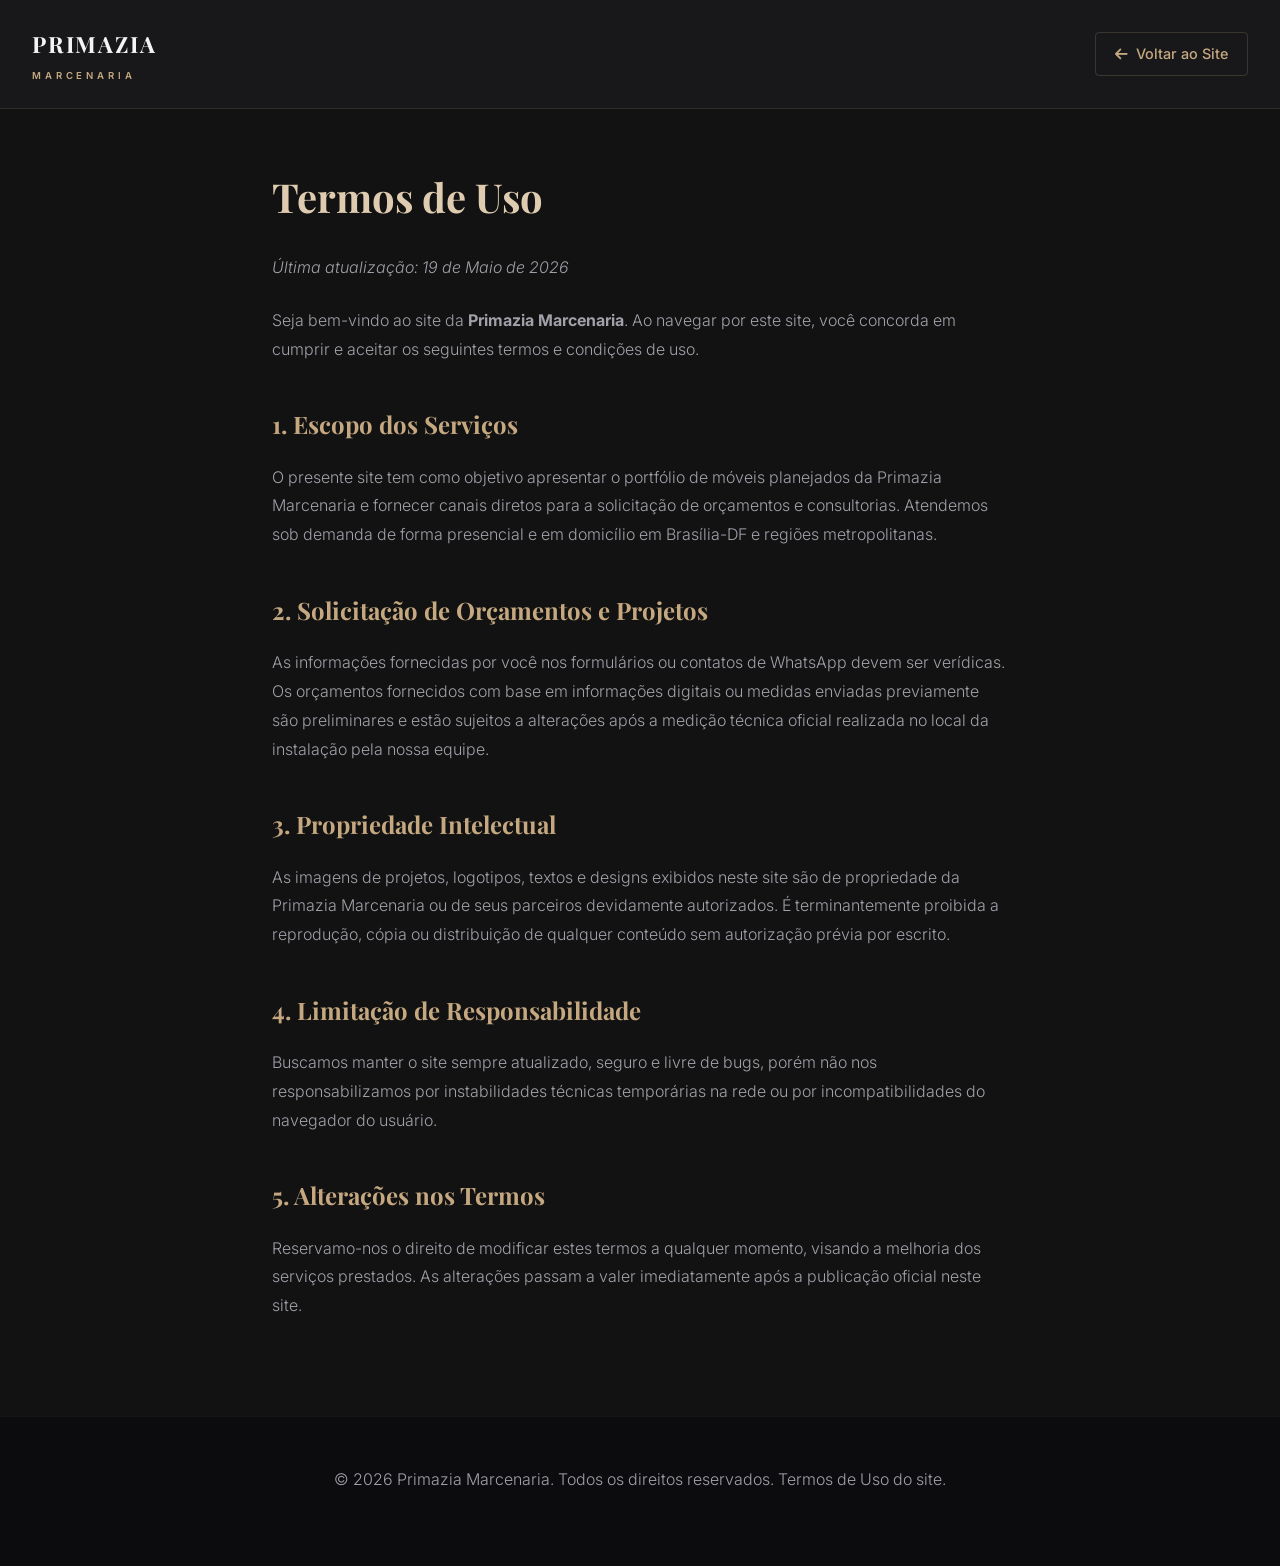
<file: termos-uso.html>
<!DOCTYPE html>
<html lang="pt-BR">
<head>
    <meta charset="UTF-8">
    <meta name="viewport" content="width=device-width, initial-scale=1.0">
    <title>Termos de Uso | Primazia Marcenaria</title>
    <meta name="robots" content="noindex, follow">
    
    <!-- Favicon -->
    <link rel="icon" type="image/png" href="assets/favicon.png">
    
    <!-- Google Fonts -->
    <link rel="preconnect" href="https://fonts.googleapis.com">
    <link rel="preconnect" href="https://fonts.gstatic.com" crossorigin>
    <link href="https://fonts.googleapis.com/css2?family=Inter:wght@300;400;500;600&family=Playfair+Display:ital,wght@0,400;0,600;0,700;1,400&display=swap" rel="stylesheet">
    
    <!-- FontAwesome -->
    <link rel="stylesheet" href="https://cdnjs.cloudflare.com/ajax/libs/font-awesome/6.4.0/css/all.min.css">
    
    <!-- Estilos de página interna simplificada -->
    <style>
        :root {
            --bg-dark: #121212;
            --bg-card: #18181b;
            --primary: #c5a880;
            --primary-light: #dfcbb0;
            --text-main: #f4f4f5;
            --text-muted: #a1a1aa;
            --font-serif: 'Playfair Display', Georgia, serif;
            --font-sans: 'Inter', system-ui, sans-serif;
        }

        * {
            box-sizing: border-box;
            margin: 0;
            padding: 0;
        }

        body {
            background-color: var(--bg-dark);
            color: var(--text-main);
            font-family: var(--font-sans);
            line-height: 1.8;
            font-weight: 300;
        }

        .header-simple {
            border-bottom: 1px solid rgba(197, 168, 128, 0.15);
            padding: 1.5rem 2rem;
            display: flex;
            justify-content: space-between;
            align-items: center;
            background-color: var(--bg-card);
        }

        .logo {
            display: flex;
            flex-direction: column;
            text-decoration: none;
        }

        .logo-main {
            font-family: var(--font-serif);
            font-size: 1.4rem;
            font-weight: 700;
            letter-spacing: 0.08em;
            color: var(--text-main);
        }

        .logo-sub {
            font-size: 0.6rem;
            font-weight: 600;
            letter-spacing: 0.4em;
            color: var(--primary);
            margin-top: 0.15rem;
        }

        .btn-back {
            display: inline-flex;
            align-items: center;
            gap: 0.5rem;
            color: var(--primary);
            text-decoration: none;
            font-weight: 500;
            font-size: 0.9rem;
            transition: all 0.3s ease;
            border: 1px solid rgba(197, 168, 128, 0.2);
            padding: 0.5rem 1.2rem;
            border-radius: 4px;
        }

        .btn-back:hover {
            background-color: var(--primary);
            color: #121212;
            border-color: var(--primary);
        }

        .content-container {
            max-width: 800px;
            margin: 4rem auto;
            padding: 0 2rem;
        }

        h1 {
            font-family: var(--font-serif);
            font-size: 2.5rem;
            color: var(--primary-light);
            margin-bottom: 2rem;
            line-height: 1.2;
        }

        h2 {
            font-family: var(--font-serif);
            font-size: 1.5rem;
            color: var(--primary);
            margin-top: 2.5rem;
            margin-bottom: 1rem;
        }

        p {
            color: var(--text-muted);
            margin-bottom: 1.5rem;
            font-size: 1rem;
        }

        .footer-simple {
            border-top: 1px solid rgba(255, 255, 255, 0.03);
            padding: 3rem 0;
            text-align: center;
            font-size: 0.8rem;
            color: rgba(255, 255, 255, 0.2);
            background-color: #0c0c0e;
            margin-top: 6rem;
        }
    </style>
</head>
<body>

    <!-- Header -->
    <header class="header-simple">
        <a href="index.html" class="logo">
            <span class="logo-main">PRIMAZIA</span>
            <span class="logo-sub">MARCENARIA</span>
        </a>
        <a href="index.html" class="btn-back"><i class="fas fa-arrow-left"></i> Voltar ao Site</a>
    </header>

    <!-- Content -->
    <main class="content-container">
        <h1>Termos de Uso</h1>
        <p><em>Última atualização: 19 de Maio de 2026</em></p>
        
        <p>Seja bem-vindo ao site da <strong>Primazia Marcenaria</strong>. Ao navegar por este site, você concorda em cumprir e aceitar os seguintes termos e condições de uso.</p>

        <h2>1. Escopo dos Serviços</h2>
        <p>O presente site tem como objetivo apresentar o portfólio de móveis planejados da Primazia Marcenaria e fornecer canais diretos para a solicitação de orçamentos e consultorias. Atendemos sob demanda de forma presencial e em domicílio em Brasília-DF e regiões metropolitanas.</p>

        <h2>2. Solicitação de Orçamentos e Projetos</h2>
        <p>As informações fornecidas por você nos formulários ou contatos de WhatsApp devem ser verídicas. Os orçamentos fornecidos com base em informações digitais ou medidas enviadas previamente são preliminares e estão sujeitos a alterações após a medição técnica oficial realizada no local da instalação pela nossa equipe.</p>

        <h2>3. Propriedade Intelectual</h2>
        <p>As imagens de projetos, logotipos, textos e designs exibidos neste site são de propriedade da Primazia Marcenaria ou de seus parceiros devidamente autorizados. É terminantemente proibida a reprodução, cópia ou distribuição de qualquer conteúdo sem autorização prévia por escrito.</p>

        <h2>4. Limitação de Responsabilidade</h2>
        <p>Buscamos manter o site sempre atualizado, seguro e livre de bugs, porém não nos responsabilizamos por instabilidades técnicas temporárias na rede ou por incompatibilidades do navegador do usuário.</p>

        <h2>5. Alterações nos Termos</h2>
        <p>Reservamo-nos o direito de modificar estes termos a qualquer momento, visando a melhoria dos serviços prestados. As alterações passam a valer imediatamente após a publicação oficial neste site.</p>
    </main>

    <!-- Footer -->
    <footer class="footer-simple">
        <p>&copy; 2026 Primazia Marcenaria. Todos os direitos reservados. Termos de Uso do site.</p>
    </footer>

</body>
</html>
</file>
<file: style.css>
/* ==========================================================================
   STYLE SYSTEM - PRIMAZIA MARCENARIA (ALTO PADRÃO)
   ========================================================================== */

/* Variáveis de Cores e Estilo */
:root {
    --bg-dark: #121212;
    --bg-dark-alt: #18181b;
    --bg-card: #202024;
    --bg-glass: rgba(18, 18, 18, 0.85);
    
    --primary: #c5a880; /* Bronze Ouro Escovado */
    --primary-light: #dfcbb0;
    --primary-dark: #a68962;
    
    --text-main: #f4f4f5;
    --text-muted: #a1a1aa;
    --text-dark: #121212;
    
    --border-color: rgba(197, 168, 128, 0.15);
    --border-hover: rgba(197, 168, 128, 0.4);
    
    --shadow-sm: 0 4px 6px -1px rgba(0, 0, 0, 0.2);
    --shadow-md: 0 10px 15px -3px rgba(0, 0, 0, 0.3);
    --shadow-lg: 0 20px 25px -5px rgba(0, 0, 0, 0.4);
    
    --transition-smooth: all 0.4s cubic-bezier(0.25, 1, 0.5, 1);
    --font-serif: 'Playfair Display', Georgia, serif;
    --font-sans: 'Inter', system-ui, -apple-system, sans-serif;
}

/* Reset Geral */
*, *::before, *::after {
    box-sizing: border-box;
    margin: 0;
    padding: 0;
}

html {
    scroll-behavior: smooth;
    scroll-padding-top: 90px;
    font-size: 16px;
    background-color: var(--bg-dark);
    color: var(--text-main);
    font-family: var(--font-sans);
}

body {
    overflow-x: hidden;
    line-height: 1.6;
}

/* Tipografia */
h1, h2, h3, h4 {
    font-family: var(--font-serif);
    font-weight: 600;
    line-height: 1.25;
    letter-spacing: -0.02em;
}

p {
    font-family: var(--font-sans);
    color: var(--text-muted);
}

a {
    color: inherit;
    text-decoration: none;
    transition: var(--transition-smooth);
}

/* Utilidades de Layout */
.container {
    width: 100%;
    max-width: 1200px;
    margin: 0 auto;
    padding: 0 2rem;
}

.section-padding {
    padding: 7rem 0;
}

.bg-alt {
    background-color: var(--bg-dark-alt);
}

.grid-2 {
    display: grid;
    grid-template-columns: 1fr 1fr;
    gap: 4rem;
    align-items: center;
}

.grid-3 {
    display: grid;
    grid-template-columns: repeat(3, 1fr);
    gap: 2.5rem;
}

.text-center {
    text-align: center;
}

.paragraph {
    margin-bottom: 1.5rem;
    font-size: 1.1rem;
    font-weight: 300;
    line-height: 1.8;
}

strong {
    color: var(--primary-light);
    font-weight: 500;
}

/* Títulos de Seção */
.section-header {
    margin-bottom: 4.5rem;
}

.section-label {
    display: inline-block;
    font-size: 0.85rem;
    font-weight: 600;
    letter-spacing: 0.2em;
    color: var(--primary);
    margin-bottom: 0.75rem;
    text-transform: uppercase;
}

.section-title {
    font-size: 2.75rem;
    margin-bottom: 1.25rem;
    color: var(--text-main);
}

.section-desc {
    max-width: 600px;
    margin: 0 auto;
    font-size: 1.1rem;
    font-weight: 300;
}

.text-between {
    display: flex;
    justify-content: space-between;
    align-items: flex-end;
    margin-bottom: 4.5rem;
}

/* Botões */
.btn {
    display: inline-flex;
    align-items: center;
    justify-content: center;
    padding: 0.9rem 2.2rem;
    font-family: var(--font-sans);
    font-size: 0.95rem;
    font-weight: 500;
    border-radius: 4px;
    cursor: pointer;
    transition: var(--transition-smooth);
    letter-spacing: 0.05em;
}

.btn-primary {
    background-color: var(--primary);
    color: var(--text-dark);
    border: 1px solid var(--primary);
}

.btn-primary:hover {
    background-color: var(--primary-light);
    border-color: var(--primary-light);
    transform: translateY(-2px);
    box-shadow: 0 10px 20px rgba(197, 168, 128, 0.25);
}

.btn-outline {
    background-color: transparent;
    color: var(--text-main);
    border: 1px solid var(--border-hover);
}

.btn-outline:hover {
    background-color: var(--primary);
    color: var(--text-dark);
    border-color: var(--primary);
    transform: translateY(-2px);
}

.btn-text {
    background-color: transparent;
    color: var(--primary);
    border: none;
    padding: 0.9rem 1rem;
}

.btn-text i {
    margin-left: 0.5rem;
    transition: var(--transition-smooth);
}

.btn-text:hover i {
    transform: translateX(5px);
}

.btn-block {
    display: flex;
    width: 100%;
}

/* ==========================================================================
   HEADER / MENU DE NAVEGAÇÃO
   ========================================================================== */
.header {
    position: fixed;
    top: 0;
    left: 0;
    width: 100%;
    z-index: 1000;
    background-color: transparent;
    border-bottom: 1px solid rgba(255, 255, 255, 0.03);
    transition: var(--transition-smooth);
}

.header.scrolled {
    background-color: var(--bg-glass);
    backdrop-filter: blur(15px);
    -webkit-backdrop-filter: blur(15px);
    border-bottom: 1px solid var(--border-color);
    box-shadow: var(--shadow-sm);
}

.header-container {
    max-width: 1300px;
    margin: 0 auto;
    padding: 1.25rem 2rem;
    display: flex;
    justify-content: space-between;
    align-items: center;
    transition: var(--transition-smooth);
}

.header.scrolled .header-container {
    padding: 0.9rem 2rem;
}

.logo {
    display: flex;
    flex-direction: column;
    line-height: 1;
}

.logo-main {
    font-family: var(--font-serif);
    font-size: 1.45rem;
    font-weight: 700;
    letter-spacing: 0.08em;
    color: var(--text-main);
}

.logo-sub {
    font-family: var(--font-sans);
    font-size: 0.65rem;
    font-weight: 600;
    letter-spacing: 0.4em;
    color: var(--primary);
    margin-top: 0.15rem;
}

.nav-menu {
    display: flex;
    gap: 2.2rem;
}

.nav-link {
    font-size: 0.88rem;
    font-weight: 400;
    letter-spacing: 0.05em;
    color: var(--text-muted);
    position: relative;
    padding: 0.5rem 0;
}

.nav-link:hover, .nav-link.active {
    color: var(--primary-light);
}

.nav-link::after {
    content: '';
    position: absolute;
    bottom: 0;
    left: 0;
    width: 0;
    height: 1px;
    background-color: var(--primary);
    transition: var(--transition-smooth);
}

.nav-link:hover::after, .nav-link.active::after {
    width: 100%;
}

.header-actions {
    display: flex;
    align-items: center;
    gap: 1.5rem;
}

.menu-toggle {
    display: none;
    flex-direction: column;
    gap: 6px;
    background: none;
    border: none;
    cursor: pointer;
    padding: 0.5rem;
}

.menu-toggle .bar {
    width: 25px;
    height: 2px;
    background-color: var(--text-main);
    transition: var(--transition-smooth);
}

/* Menu Mobile Overlay */
.mobile-menu-overlay {
    position: fixed;
    top: 0;
    left: 100%;
    width: 100%;
    height: 100%;
    background-color: var(--bg-dark);
    z-index: 1100;
    display: flex;
    align-items: center;
    justify-content: center;
    transition: transform 0.5s cubic-bezier(0.77, 0, 0.175, 1);
}

.mobile-menu-overlay.open {
    transform: translateX(-100%);
}

.menu-close {
    position: absolute;
    top: 2rem;
    right: 2rem;
    font-size: 3rem;
    background: none;
    border: none;
    color: var(--text-muted);
    cursor: pointer;
}

.mobile-menu-links {
    display: flex;
    flex-direction: column;
    align-items: center;
    gap: 2rem;
}

.mobile-nav-link {
    font-family: var(--font-serif);
    font-size: 2.2rem;
    font-weight: 500;
    color: var(--text-main);
}

.mobile-nav-link:hover {
    color: var(--primary);
    transform: scale(1.05);
}

.mobile-socials {
    margin-top: 3rem;
    display: flex;
    gap: 2rem;
    font-size: 1.5rem;
}

.mobile-socials a:hover {
    color: var(--primary);
}

/* ==========================================================================
   HERO SECTION
   ========================================================================== */
.hero-section {
    min-height: 100vh;
    display: flex;
    flex-direction: column;
    justify-content: center;
    position: relative;
    background-size: cover;
    background-position: center;
    background-attachment: fixed;
    padding-top: 8rem;
    padding-bottom: 6rem;
}

.hero-content {
    z-index: 10;
}

.hero-subtitle {
    display: inline-block;
    font-size: 0.85rem;
    font-weight: 600;
    letter-spacing: 0.25em;
    color: var(--primary);
    margin-bottom: 1.5rem;
}

.hero-title {
    font-size: 4.25rem;
    max-width: 800px;
    margin-bottom: 2rem;
    line-height: 1.15;
}

.hero-title span {
    font-family: var(--font-serif);
    font-style: italic;
    color: var(--primary-light);
    font-weight: 400;
}

.hero-description {
    font-size: 1.25rem;
    max-width: 600px;
    margin-bottom: 3.5rem;
    font-weight: 300;
    line-height: 1.7;
}

.hero-ctas {
    display: flex;
    gap: 1.5rem;
    align-items: center;
}

/* Hero Badge */
.hero-badge {
    position: absolute;
    bottom: 0;
    left: 50%;
    transform: translate(-50%, 50%);
    background-color: var(--bg-card);
    border: 1px solid var(--border-color);
    border-radius: 8px;
    padding: 2rem;
    display: flex;
    gap: 4rem;
    z-index: 20;
    box-shadow: var(--shadow-lg);
    max-width: 1000px;
    width: 90%;
    justify-content: space-around;
}

.badge-item {
    display: flex;
    flex-direction: column;
    align-items: center;
    text-align: center;
}

.badge-number {
    font-family: var(--font-serif);
    font-size: 2rem;
    font-weight: 600;
    color: var(--primary);
    line-height: 1;
    margin-bottom: 0.4rem;
}

.badge-text {
    font-size: 0.8rem;
    text-transform: uppercase;
    letter-spacing: 0.1em;
    color: var(--text-muted);
}

/* ==========================================================================
   ABOUT SECTION
   ========================================================================== */
.about-section {
    margin-top: 5rem;
}

.about-visual {
    position: relative;
}

.visual-wrapper {
    position: relative;
    width: 90%;
    padding-bottom: 110%; /* Proporção */
    overflow: hidden;
    border-radius: 4px;
}

.about-img {
    position: absolute;
    top: 0;
    left: 0;
    width: 100%;
    height: 100%;
    object-fit: cover;
    transition: var(--transition-smooth);
}

.visual-wrapper:hover .about-img {
    transform: scale(1.03);
}

.visual-decor {
    position: absolute;
    top: 2rem;
    left: 2rem;
    right: -2rem;
    bottom: -2rem;
    border: 1px solid var(--primary);
    z-index: -1;
    border-radius: 4px;
    pointer-events: none;
    transition: var(--transition-smooth);
}

.visual-wrapper:hover + .visual-decor {
    transform: translate(-10px, -10px);
}

.about-features {
    margin-top: 3rem;
    display: flex;
    flex-direction: column;
    gap: 2rem;
}

.feature-item {
    display: flex;
    gap: 1.5rem;
}

.feature-icon {
    font-size: 1.5rem;
    color: var(--primary);
    background-color: rgba(197, 168, 128, 0.08);
    width: 50px;
    height: 50px;
    border-radius: 50%;
    display: flex;
    align-items: center;
    justify-content: center;
    flex-shrink: 0;
}

.feature-info h3 {
    font-family: var(--font-sans);
    font-size: 1.1rem;
    font-weight: 500;
    margin-bottom: 0.4rem;
}

.feature-info p {
    font-size: 0.95rem;
    font-weight: 300;
}

/* ==========================================================================
   SPECIALTIES SECTION
   ========================================================================== */
.specialty-card {
    background-color: var(--bg-card);
    border: 1px solid var(--border-color);
    border-radius: 4px;
    overflow: hidden;
    transition: var(--transition-smooth);
    display: flex;
    flex-direction: column;
}

.specialty-card:hover {
    transform: translateY(-8px);
    border-color: var(--border-hover);
    box-shadow: var(--shadow-lg);
}

.card-image {
    height: 250px;
    overflow: hidden;
    position: relative;
}

.card-image img {
    width: 100%;
    height: 100%;
    object-fit: cover;
    transition: var(--transition-smooth);
}

.specialty-card:hover .card-image img {
    transform: scale(1.05);
}

.card-content {
    padding: 2.2rem;
    display: flex;
    flex-direction: column;
    flex-grow: 1;
}

.card-content h3 {
    font-size: 1.35rem;
    margin-bottom: 1rem;
    color: var(--text-main);
}

.card-content p {
    font-size: 0.95rem;
    font-weight: 300;
    margin-bottom: 1.8rem;
    flex-grow: 1;
    line-height: 1.7;
}

.card-link {
    font-size: 0.9rem;
    font-weight: 500;
    color: var(--primary);
    display: inline-flex;
    align-items: center;
    gap: 0.5rem;
}

.card-link i {
    font-size: 0.75rem;
    transition: var(--transition-smooth);
}

.card-link:hover i {
    transform: translateX(3px);
}

/* ==========================================================================
   PORTFOLIO SECTION
   ========================================================================== */
.portfolio-filter {
    display: flex;
    gap: 1rem;
}

.filter-btn {
    background: none;
    border: 1px solid var(--border-color);
    color: var(--text-muted);
    padding: 0.5rem 1.5rem;
    font-size: 0.85rem;
    cursor: pointer;
    border-radius: 4px;
    transition: var(--transition-smooth);
}

.filter-btn:hover, .filter-btn.active {
    background-color: var(--primary);
    color: var(--text-dark);
    border-color: var(--primary);
}

.portfolio-grid {
    display: grid;
    grid-template-columns: repeat(3, 1fr);
    gap: 1.5rem;
}

.portfolio-item {
    position: relative;
    aspect-ratio: 4 / 3;
    overflow: hidden;
    border-radius: 4px;
    display: none;
    cursor: pointer;
}

.portfolio-item.show {
    display: block;
    animation: fadeIn 0.5s ease forwards;
}

.portfolio-item img {
    width: 100%;
    height: 100%;
    object-fit: cover;
    transition: var(--transition-smooth);
}

.portfolio-hover {
    position: absolute;
    top: 0;
    left: 0;
    width: 100%;
    height: 100%;
    background-image: linear-gradient(to top, rgba(18, 18, 18, 0.95) 10%, rgba(18, 18, 18, 0.4) 100%);
    display: flex;
    flex-direction: column;
    justify-content: flex-end;
    padding: 2rem;
    opacity: 0;
    transition: var(--transition-smooth);
}

.portfolio-item:hover img {
    transform: scale(1.05);
}

.portfolio-item:hover .portfolio-hover {
    opacity: 1;
}

.portfolio-hover h4 {
    font-size: 1.25rem;
    color: var(--text-main);
    margin-bottom: 0.25rem;
}

.portfolio-hover p {
    font-size: 0.85rem;
    color: var(--primary-light);
}

.zoom-icon {
    position: absolute;
    top: 1.5rem;
    right: 1.5rem;
    color: var(--text-main);
    font-size: 1.2rem;
    opacity: 0;
    transition: var(--transition-smooth);
}

.portfolio-item:hover .zoom-icon {
    opacity: 0.8;
}

@keyframes fadeIn {
    from { opacity: 0; transform: scale(0.95); }
    to { opacity: 1; transform: scale(1); }
}

/* ==========================================================================
   PROCESS SECTION
   ========================================================================== */
.process-steps {
    display: grid;
    grid-template-columns: repeat(4, 1fr);
    gap: 2rem;
}

.step-card {
    background-color: var(--bg-card);
    border: 1px solid var(--border-color);
    padding: 2.5rem 2rem;
    border-radius: 4px;
    position: relative;
    transition: var(--transition-smooth);
}

.step-card:hover {
    border-color: var(--border-hover);
    transform: translateY(-5px);
}

.step-number {
    font-family: var(--font-serif);
    font-size: 3rem;
    font-weight: 600;
    color: rgba(197, 168, 128, 0.12);
    position: absolute;
    top: 1rem;
    right: 1.5rem;
    line-height: 1;
    transition: var(--transition-smooth);
}

.step-card:hover .step-number {
    color: rgba(197, 168, 128, 0.3);
}

.step-card h3 {
    font-size: 1.25rem;
    margin-bottom: 1rem;
    font-family: var(--font-sans);
    font-weight: 500;
    color: var(--primary-light);
}

.step-card p {
    font-size: 0.9rem;
    line-height: 1.7;
    font-weight: 300;
}

/* ==========================================================================
   TESTIMONIALS SECTION (SEO OPTIMIZED)
   ========================================================================== */
.google-rating {
    display: flex;
    flex-direction: column;
    align-items: center;
    gap: 0.5rem;
    margin-top: 1rem;
}

.rating-stars {
    color: var(--primary);
    font-size: 1.1rem;
}

.google-rating span {
    font-size: 0.95rem;
    color: var(--text-muted);
}

.testimonial-card {
    background-color: var(--bg-card);
    border: 1px solid var(--border-color);
    padding: 2.5rem;
    border-radius: 4px;
    display: flex;
    flex-direction: column;
    justify-content: space-between;
    transition: var(--transition-smooth);
    position: relative;
}

.testimonial-card:hover {
    border-color: var(--border-hover);
    box-shadow: var(--shadow-md);
    transform: translateY(-3px);
}

.card-stars {
    margin-bottom: 1.5rem;
}

.testimonial-text {
    font-size: 0.95rem;
    line-height: 1.8;
    font-style: italic;
    font-weight: 300;
    margin-bottom: 2rem;
    color: var(--text-main);
}

.testimonial-author {
    display: flex;
    align-items: center;
    gap: 1rem;
}

.author-avatar {
    font-size: 2.5rem;
    color: var(--primary);
}

.author-info h4 {
    font-family: var(--font-sans);
    font-size: 1rem;
    font-weight: 600;
}

.author-info span {
    font-size: 0.8rem;
    color: var(--text-muted);
}

.testimonial-project {
    margin-top: 1.25rem;
    font-size: 0.75rem;
    text-transform: uppercase;
    letter-spacing: 0.08em;
    color: var(--primary);
    border-top: 1px solid rgba(255, 255, 255, 0.05);
    padding-top: 0.75rem;
}

.testimonial-more {
    margin-top: 4.5rem;
}

/* ==========================================================================
   CONTACT SECTION
   ========================================================================== */
.contact-info-panel {
    padding-right: 2rem;
}

.contact-details {
    margin-top: 3rem;
    display: flex;
    flex-direction: column;
    gap: 2rem;
}

.contact-detail-item {
    display: flex;
    gap: 1.5rem;
    align-items: flex-start;
}

.detail-icon {
    font-size: 1.4rem;
    color: var(--primary);
    background-color: rgba(197, 168, 128, 0.08);
    width: 48px;
    height: 48px;
    border-radius: 4px;
    display: flex;
    align-items: center;
    justify-content: center;
    flex-shrink: 0;
    border: 1px solid var(--border-color);
}

.detail-text span {
    display: block;
    font-size: 0.75rem;
    text-transform: uppercase;
    letter-spacing: 0.1em;
    color: var(--text-muted);
    margin-bottom: 0.25rem;
}

.detail-text a {
    font-size: 1.2rem;
    font-weight: 500;
    color: var(--text-main);
}

.detail-text a:hover {
    color: var(--primary-light);
}

.detail-text p {
    font-size: 0.95rem;
    font-weight: 300;
}

.contact-form-panel {
    background-color: var(--bg-card);
    border: 1px solid var(--border-color);
    padding: 3.5rem 3rem;
    border-radius: 4px;
}

.contact-form-panel h3 {
    font-size: 1.8rem;
    margin-bottom: 0.5rem;
}

.contact-form-panel p {
    font-size: 0.95rem;
    margin-bottom: 2.2rem;
    font-weight: 300;
}

.form-group {
    margin-bottom: 1.5rem;
}

.form-group label {
    display: block;
    font-size: 0.8rem;
    letter-spacing: 0.05em;
    text-transform: uppercase;
    color: var(--text-muted);
    margin-bottom: 0.5rem;
}

.form-group input,
.form-group select,
.form-group textarea {
    width: 100%;
    padding: 0.9rem 1.2rem;
    background-color: var(--bg-dark);
    border: 1px solid var(--border-color);
    color: var(--text-main);
    font-family: var(--font-sans);
    font-size: 0.95rem;
    border-radius: 4px;
    transition: var(--transition-smooth);
}

.form-group input:focus,
.form-group select:focus,
.form-group textarea:focus {
    outline: none;
    border-color: var(--primary);
    box-shadow: 0 0 0 2px rgba(197, 168, 128, 0.1);
}

/* ==========================================================================
   FOOTER
   ========================================================================== */
.footer {
    background-color: #0c0c0e;
    border-top: 1px solid var(--border-color);
    padding: 6rem 0 2.5rem 0;
}

.footer-grid {
    display: grid;
    grid-template-columns: 2fr 1fr 1fr 1.5fr;
    gap: 4rem;
    margin-bottom: 5rem;
}

.footer-brand p {
    margin-top: 1.5rem;
    font-size: 0.95rem;
    font-weight: 300;
}

.footer-links h4,
.footer-contact h4 {
    font-family: var(--font-sans);
    font-size: 0.85rem;
    text-transform: uppercase;
    letter-spacing: 0.15em;
    color: var(--primary);
    margin-bottom: 1.8rem;
}

.footer-links {
    display: flex;
    flex-direction: column;
    gap: 1rem;
}

.footer-links a {
    font-size: 0.9rem;
    color: var(--text-muted);
}

.footer-links a:hover {
    color: var(--primary-light);
    transform: translateX(4px);
}

.footer-contact p {
    font-size: 0.9rem;
    margin-bottom: 1rem;
    display: flex;
    align-items: center;
    gap: 0.8rem;
}

.footer-contact p i {
    color: var(--primary);
}

.footer-bottom {
    border-top: 1px solid rgba(255, 255, 255, 0.03);
    padding-top: 2.5rem;
}

.footer-bottom p {
    font-size: 0.8rem;
}

/* ==========================================================================
   WHATSAPP FLUTUANTE DUPLO
   ========================================================================== */
.whatsapp-floating-trigger {
    position: fixed;
    bottom: 2rem;
    right: 2rem;
    background-color: #25d366;
    color: white;
    width: 60px;
    height: 60px;
    border-radius: 50%;
    display: flex;
    align-items: center;
    justify-content: center;
    font-size: 2rem;
    cursor: pointer;
    z-index: 999;
    box-shadow: 0 8px 24px rgba(37, 211, 102, 0.4);
    transition: var(--transition-smooth);
}

.whatsapp-floating-trigger:hover {
    transform: scale(1.1);
}

.whatsapp-floating-trigger .badge {
    position: absolute;
    top: -5px;
    right: -5px;
    background-color: var(--primary);
    color: var(--text-dark);
    font-size: 0.65rem;
    font-weight: 600;
    padding: 0.25rem 0.5rem;
    border-radius: 10px;
    letter-spacing: 0.05em;
    text-transform: uppercase;
}

.whatsapp-floating-menu {
    position: fixed;
    bottom: 6.5rem;
    right: 2rem;
    width: 360px;
    background-color: var(--bg-card);
    border: 1px solid var(--border-hover);
    border-radius: 8px;
    z-index: 998;
    box-shadow: var(--shadow-lg);
    display: none;
    overflow: hidden;
    animation: menuFadeIn 0.3s ease forwards;
}

.whatsapp-floating-menu.open {
    display: block;
}

.wa-menu-header {
    background-color: #128c7e;
    color: white;
    padding: 1.5rem;
}

.wa-menu-header h4 {
    font-family: var(--font-sans);
    font-size: 1.1rem;
    margin-bottom: 0.25rem;
}

.wa-menu-header p {
    color: rgba(255, 255, 255, 0.85);
    font-size: 0.85rem;
}

.wa-menu-body {
    padding: 1rem;
    display: flex;
    flex-direction: column;
    gap: 0.75rem;
}

.wa-menu-item {
    display: flex;
    gap: 1rem;
    padding: 1rem;
    background-color: var(--bg-dark);
    border: 1px solid var(--border-color);
    border-radius: 4px;
    transition: var(--transition-smooth);
}

.wa-menu-item:hover {
    border-color: var(--primary);
    background-color: rgba(197, 168, 128, 0.05);
}

.wa-item-icon {
    font-size: 1.5rem;
    color: #25d366;
    margin-top: 0.1rem;
}

.wa-item-info strong {
    display: block;
    font-size: 0.88rem;
    color: var(--text-main);
    margin-bottom: 0.15rem;
}

.wa-item-info span {
    font-size: 0.75rem;
    color: var(--text-muted);
}

.wa-menu-footer {
    padding: 0.75rem 1rem;
    background-color: var(--bg-dark-alt);
    text-align: center;
    border-top: 1px solid var(--border-color);
}

.wa-menu-footer span {
    font-size: 0.75rem;
    color: var(--text-muted);
}

@keyframes menuFadeIn {
    from { opacity: 0; transform: translateY(15px); }
    to { opacity: 1; transform: translateY(0); }
}

/* ==========================================================================
   LIGHTBOX GALERIA
   ========================================================================== */
.lightbox {
    display: none;
    position: fixed;
    z-index: 1200;
    padding-top: 6rem;
    left: 0;
    top: 0;
    width: 100%;
    height: 100%;
    overflow: auto;
    background-color: rgba(0, 0, 0, 0.95);
}

.lightbox-content {
    margin: auto;
    display: block;
    width: 80%;
    max-width: 900px;
    max-height: 75vh;
    object-fit: contain;
    border-radius: 4px;
    animation: zoom 0.3s ease-out;
}

.lightbox-close {
    position: absolute;
    top: 2rem;
    right: 3rem;
    color: #fff;
    font-size: 3rem;
    font-weight: 300;
    transition: var(--transition-smooth);
    cursor: pointer;
}

.lightbox-close:hover {
    color: var(--primary);
}

.lightbox-caption {
    margin: auto;
    display: block;
    width: 80%;
    max-width: 900px;
    text-align: center;
    color: var(--text-main);
    padding: 1.5rem 0;
    font-family: var(--font-serif);
    font-size: 1.2rem;
}

@keyframes zoom {
    from { transform: scale(0.9); opacity: 0; }
    to { transform: scale(1); opacity: 1; }
}

/* ==========================================================================
   RESPONSIVIDADE (MEDIA QUERIES)
   ========================================================================== */
@media (max-width: 1024px) {
    .grid-3 {
        grid-template-columns: repeat(2, 1fr);
        gap: 2rem;
    }
    
    .portfolio-grid {
        grid-template-columns: repeat(2, 1fr);
    }
    
    .process-steps {
        grid-template-columns: repeat(2, 1fr);
    }
    
    .footer-grid {
        grid-template-columns: repeat(2, 1fr);
        gap: 3rem;
    }
}

@media (max-width: 768px) {
    .grid-2 {
        grid-template-columns: 1fr;
        gap: 3rem;
    }
    
    .section-title {
        font-size: 2.2rem;
    }
    
    .menu-toggle {
        display: flex;
    }
    
    .nav-menu, .btn-header-contact {
        display: none;
    }
    
    .hero-title {
        font-size: 2.85rem;
    }
    
    .hero-description {
        font-size: 1.1rem;
        margin-bottom: 2.5rem;
    }
    
    .hero-badge {
        flex-direction: column;
        gap: 2rem;
        transform: translate(-50%, 0);
        bottom: -2rem;
        position: relative;
        margin: 0 auto;
    }
    
    .about-section {
        margin-top: 4rem;
    }
    
    .about-text {
        order: -1;
    }
    
    .text-between {
        flex-direction: column;
        align-items: flex-start;
        gap: 1.5rem;
    }
    
    .portfolio-filter {
        width: 100%;
        overflow-x: auto;
        padding-bottom: 0.5rem;
    }
    
    .whatsapp-floating-menu {
        width: calc(100% - 4rem);
        left: 2rem;
        right: 2rem;
    }
}

@media (max-width: 480px) {
    .grid-3, .portfolio-grid, .process-steps, .footer-grid {
        grid-template-columns: 1fr;
    }
    
    .hero-ctas {
        flex-direction: column;
        align-items: stretch;
    }
    
    .contact-form-panel {
        padding: 2.5rem 1.5rem;
    }
    
    .lightbox-content {
        width: 95%;
    }
}
</file>
